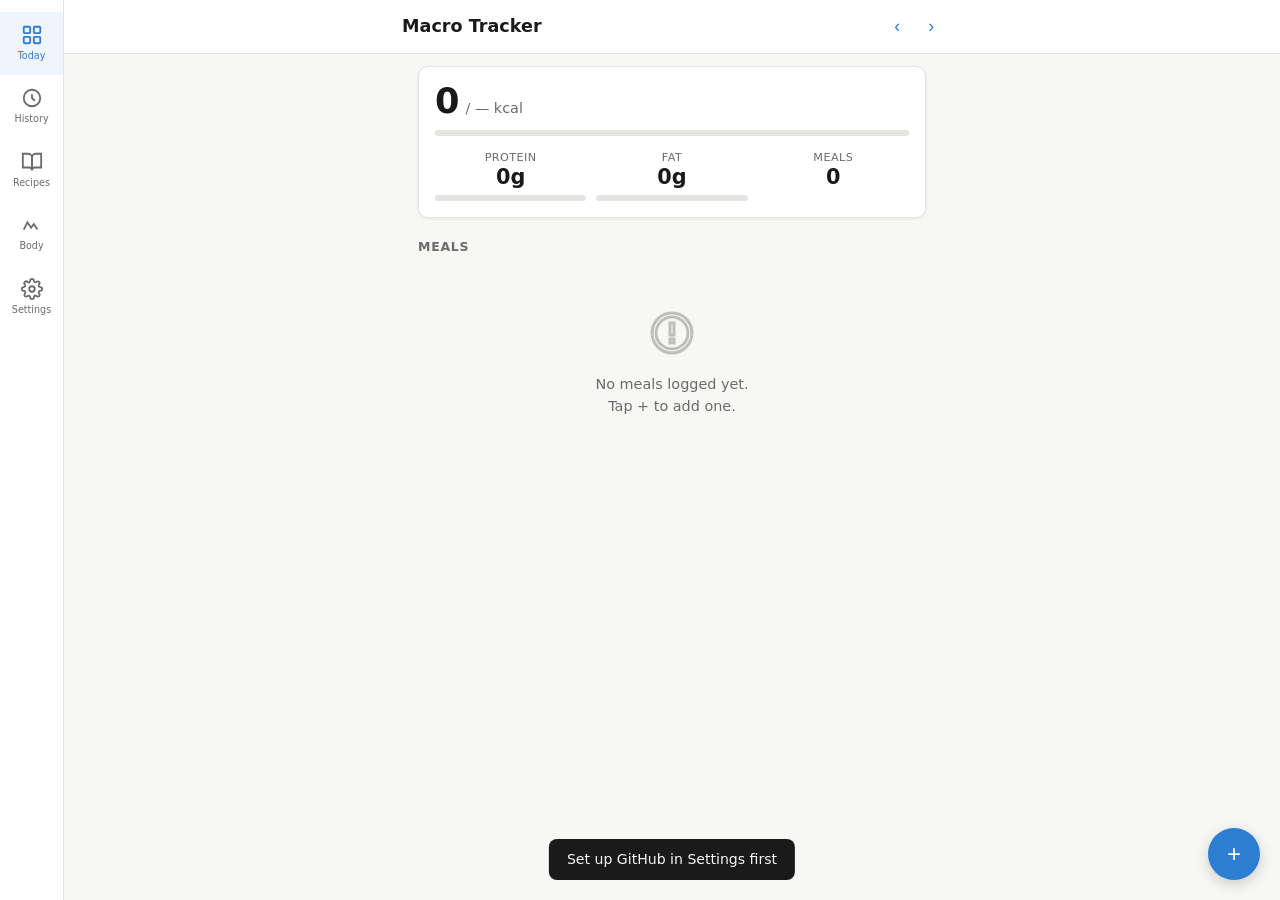
<file: index.html>
<!DOCTYPE html>
<html lang="en">
<head>
  <meta charset="UTF-8">
  <meta name="viewport" content="width=device-width, initial-scale=1, viewport-fit=cover">
  <title>Macro Tracker</title>
  <link rel="stylesheet" href="css/styles.css">
  <link rel="manifest" href="manifest.json">
  <meta name="theme-color" content="#2d7dd2">
  <meta name="apple-mobile-web-app-capable" content="yes">
  <meta name="apple-mobile-web-app-status-bar-style" content="default">
  <meta name="apple-mobile-web-app-title" content="Macros">
  <link rel="apple-touch-icon" href="icons/icon-192.png">
</head>
<body>

<div class="loading-overlay" id="loadingOverlay">
  <div class="spinner"></div> Loading…
</div>

<header>
  <div class="header-row">
    <h1>Macro Tracker</h1>
    <div class="date-nav">
      <button id="prevDay" aria-label="Previous day">&#8249;</button>
      <span class="date-label" id="dateLabel"></span>
      <button id="nextDay" aria-label="Next day" id="nextDay">&#8250;</button>
    </div>
  </div>
</header>

<main class="page">

  <!-- Summary card -->
  <div class="card" id="summaryCard">
    <div class="cal-row">
      <span class="cal-big" id="calConsumed">0</span>
      <span class="cal-target" id="calTarget">/ — kcal</span>
      <span class="cal-remain" id="calRemain"></span>
    </div>
    <div class="bar-wrap" style="margin-top:10px;">
      <div class="bar-fill ok" id="calBar" style="width:0%"></div>
    </div>
    <div class="macro-grid" style="margin-top:14px;">
      <div class="macro-cell">
        <div class="macro-label">Protein</div>
        <div class="macro-value" id="protVal">0g</div>
        <div class="macro-remain" id="protRemain"></div>
        <div class="bar-wrap"><div class="bar-fill ok" id="protBar" style="width:0%"></div></div>
      </div>
      <div class="macro-cell">
        <div class="macro-label">Fat</div>
        <div class="macro-value" id="fatVal">0g</div>
        <div class="macro-remain" id="fatRemain"></div>
        <div class="bar-wrap"><div class="bar-fill ok" id="fatBar" style="width:0%"></div></div>
      </div>
      <div class="macro-cell">
        <div class="macro-label">Meals</div>
        <div class="macro-value" id="mealCount" style="color:var(--text)">0</div>
        <div class="macro-remain" id="mealNote"></div>
      </div>
    </div>
  </div>

  <!-- Meal log -->
  <div class="section-title">Meals</div>
  <div class="meal-list" id="mealList">
    <div class="empty" id="emptyState">
      <svg viewBox="0 0 24 24" fill="none" stroke="currentColor" stroke-width="1.5"><path d="M12 2C6.48 2 2 6.48 2 12s4.48 10 10 10 10-4.48 10-10S17.52 2 12 2zm0 18c-4.41 0-8-3.59-8-8s3.59-8 8-8 8 3.59 8 8-3.59 8-8 8zm-1-13h2v6h-2zm0 8h2v2h-2z"/></svg>
      <p>No meals logged yet.<br>Tap + to add one.</p>
    </div>
  </div>

  <!-- Measurement card (shown if measurement exists for today) -->
  <div class="section-title" id="measSection" style="display:none">Body</div>
  <div class="card" id="measCard" style="display:none">
    <div class="meas-row" id="weightRow" style="display:none">
      <span class="meas-label">Weight</span>
      <span class="meas-value" id="weightVal">—</span>
    </div>
    <div class="meas-row" id="waistRow" style="display:none">
      <span class="meas-label">Waist</span>
      <span class="meas-value" id="waistVal">—</span>
    </div>
  </div>

</main>

<!-- FAB -->
<button class="fab" id="fabAdd" title="Add meal">+</button>

<!-- Bottom nav -->
<nav class="bottom-nav">
  <a href="index.html" class="active">
    <svg viewBox="0 0 24 24" fill="none" stroke="currentColor" stroke-width="2"><rect x="3" y="3" width="7" height="7" rx="1"/><rect x="14" y="3" width="7" height="7" rx="1"/><rect x="3" y="14" width="7" height="7" rx="1"/><rect x="14" y="14" width="7" height="7" rx="1"/></svg>
    Today
  </a>
  <a href="history.html">
    <svg viewBox="0 0 24 24" fill="none" stroke="currentColor" stroke-width="2"><path d="M12 8v4l3 3"/><circle cx="12" cy="12" r="9"/></svg>
    History
  </a>
  <a href="recipes.html">
    <svg viewBox="0 0 24 24" fill="none" stroke="currentColor" stroke-width="2"><path d="M2 3h6a4 4 0 0 1 4 4v14a3 3 0 0 0-3-3H2z"/><path d="M22 3h-6a4 4 0 0 0-4 4v14a3 3 0 0 1 3-3h7z"/></svg>
    Recipes
  </a>
  <a href="body.html">
    <svg viewBox="0 0 24 24" fill="none" stroke="currentColor" stroke-width="2"><path d="M3 17l4-8 4 6 3-4 4 6"/></svg>
    Body
  </a>
  <a href="settings.html">
    <svg viewBox="0 0 24 24" fill="none" stroke="currentColor" stroke-width="2"><circle cx="12" cy="12" r="3"/><path d="M19.4 15a1.65 1.65 0 0 0 .33 1.82l.06.06a2 2 0 1 1-2.83 2.83l-.06-.06a1.65 1.65 0 0 0-1.82-.33 1.65 1.65 0 0 0-1 1.51V21a2 2 0 0 1-4 0v-.09A1.65 1.65 0 0 0 9 19.4a1.65 1.65 0 0 0-1.82.33l-.06.06a2 2 0 1 1-2.83-2.83l.06-.06A1.65 1.65 0 0 0 4.68 15a1.65 1.65 0 0 0-1.51-1H3a2 2 0 0 1 0-4h.09A1.65 1.65 0 0 0 4.6 9a1.65 1.65 0 0 0-.33-1.82l-.06-.06a2 2 0 1 1 2.83-2.83l.06.06A1.65 1.65 0 0 0 9 4.68a1.65 1.65 0 0 0 1-1.51V3a2 2 0 0 1 4 0v.09a1.65 1.65 0 0 0 1 1.51 1.65 1.65 0 0 0 1.82-.33l.06-.06a2 2 0 1 1 2.83 2.83l-.06.06A1.65 1.65 0 0 0 19.4 9a1.65 1.65 0 0 0 1.51 1H21a2 2 0 0 1 0 4h-.09a1.65 1.65 0 0 0-1.51 1z"/></svg>
    Settings
  </a>
</nav>

<!-- Add / Edit Meal Modal -->
<div class="modal-backdrop hidden" id="mealModal">
  <div class="modal">
    <div class="modal-header">
      <h2 id="modalTitle">Add Meal</h2>
      <button class="btn-icon" id="modalClose" aria-label="Close">
        <svg width="20" height="20" viewBox="0 0 24 24" fill="none" stroke="currentColor" stroke-width="2"><line x1="18" y1="6" x2="6" y2="18"/><line x1="6" y1="6" x2="18" y2="18"/></svg>
      </button>
    </div>

    <!-- Source toggle (only shown when adding, not editing) -->
    <div id="sourceToggleWrap" style="margin-bottom:4px;">
      <div class="source-toggle">
        <button id="srcManual" class="active">Manual</button>
        <button id="srcRecipe">From Recipe</button>
      </div>
    </div>

    <!-- Recipe picker section (hidden in manual mode) -->
    <div id="recipeSection" style="display:none;">
      <div class="form-group">
        <label for="recipeSelect">Recipe</label>
        <select id="recipeSelect">
          <option value="">— choose a recipe —</option>
        </select>
      </div>
      <div class="form-group">
        <label for="mealPortionG">Portion size (g)</label>
        <input type="number" id="mealPortionG" placeholder="e.g. 200" min="1" step="1">
        <div class="hint" id="portionHint"></div>
      </div>
    </div>

    <div class="form-group">
      <label for="mealTime">Time of day</label>
      <select id="mealTime">
        <option value="breakfast">Breakfast</option>
        <option value="lunch" selected>Lunch</option>
        <option value="dinner">Dinner</option>
        <option value="snack">Snack</option>
      </select>
    </div>
    <div class="form-group">
      <label for="mealDesc">Description</label>
      <textarea id="mealDesc" placeholder="e.g. 200g pulao + 150g chicken curry" rows="2"></textarea>
    </div>
    <div class="form-group">
      <label>Macros</label>
      <div class="input-row">
        <div>
          <input type="number" id="mealCal" placeholder="kcal" min="0" max="9999">
          <div class="hint">Calories</div>
        </div>
        <div>
          <input type="number" id="mealProt" placeholder="g" min="0" max="999" step="0.1">
          <div class="hint">Protein (g)</div>
        </div>
        <div>
          <input type="number" id="mealFat" placeholder="g" min="0" max="999" step="0.1">
          <div class="hint">Fat (g)</div>
        </div>
      </div>
    </div>
    <div class="modal-actions">
      <button class="btn btn-secondary" id="modalCancel">Cancel</button>
      <button class="btn btn-primary" id="modalSave">Save</button>
    </div>
  </div>
</div>

<div class="toast" id="toast"></div>

<script src="js/auth.js"></script>
<script src="js/github-api.js"></script>
<script src="js/targets.js"></script>
<script>checkAuth();</script>
<script>
// ── State ──
let currentDate  = todayStr();
let logData      = null;    // { date, meals: [] }
let logSha       = null;
let targets      = null;    // { calories, protein_g, fat_g }
let editingId    = null;
let recipesCache = [];      // loaded once from recipes.json

function todayStr() {
  return new Date().toLocaleDateString('en-CA'); // YYYY-MM-DD
}

function fmtDate(d) {
  if (d === todayStr()) return 'Today';
  const dt = new Date(d + 'T12:00:00');
  return dt.toLocaleDateString('en-US', { weekday:'short', month:'short', day:'numeric' });
}

// ── Init ──
async function init() {
  if (!GH.isConfigured()) {
    document.getElementById('loadingOverlay').classList.add('hidden');
    showToast('Set up GitHub in Settings first', 4000);
    return;
  }
  renderDateNav();
  await Promise.all([loadPage(), loadRecipes()]);
}

async function loadRecipes() {
  try {
    const res = await GH.readJSON('recipes.json');
    recipesCache = res ? (res.data.recipes || []) : [];
  } catch { recipesCache = []; }
}

function renderDateNav() {
  document.getElementById('dateLabel').textContent = fmtDate(currentDate);
  document.getElementById('nextDay').disabled = currentDate >= todayStr();
}

async function loadPage() {
  document.getElementById('loadingOverlay').classList.remove('hidden');
  try {
    const [logRes, targRes, measRes] = await Promise.all([
      GH.readJSON(`logs/${currentDate}.json`),
      GH.readJSON('targets.json'),
      GH.readJSON(`measurements/${currentDate}.json`),
    ]);

    logData = logRes ? logRes.data : { date: currentDate, meals: [] };
    logSha  = logRes ? logRes.sha : null;
    targets = targRes ? targRes.data : null;

    renderSummary();
    renderMeals();
    renderMeasurement(measRes ? measRes.data : null);
  } catch (e) {
    showToast('Error loading: ' + e.message, 5000);
  }
  document.getElementById('loadingOverlay').classList.add('hidden');
}

// ── Render summary ──
function renderSummary() {
  const meals = logData?.meals || [];
  const totCal  = meals.reduce((s,m) => s + (m.calories || 0), 0);
  const totProt = meals.reduce((s,m) => s + (m.protein_g || 0), 0);
  const totFat  = meals.reduce((s,m) => s + (m.fat_g || 0), 0);

  const tCal  = targets?.calories  || 0;
  const tProt = targets?.protein_g || 0;
  const tFat  = targets?.fat_g     || 0;

  document.getElementById('calConsumed').textContent = Math.round(totCal);
  document.getElementById('calTarget').textContent = tCal ? `/ ${tCal} kcal` : '/ — kcal';

  if (tCal) {
    const rem = tCal - totCal;
    const cls = statusClass(totCal, tCal);
    document.getElementById('calRemain').textContent = rem >= 0 ? `${Math.round(rem)} left` : `${Math.abs(Math.round(rem))} over`;
    document.getElementById('calRemain').className = `cal-remain ${cls}`;
    setBar('calBar', pct(totCal, tCal), cls);
  }

  setMacro('prot', totProt, tProt, 'g');
  setMacro('fat',  totFat,  tFat,  'g');

  document.getElementById('mealCount').textContent = meals.length;
  document.getElementById('mealNote').textContent  = meals.length === 1 ? 'meal' : 'meals';
}

function setMacro(key, val, target, unit) {
  const cls = target ? statusClass(val, target) : 'ok';
  document.getElementById(`${key}Val`).textContent = Math.round(val * 10) / 10 + unit;
  document.getElementById(`${key}Val`).className = `macro-value ${cls}`;
  if (target) {
    const rem = target - val;
    document.getElementById(`${key}Remain`).textContent = rem >= 0 ? `${Math.round(rem)}${unit} left` : `${Math.abs(Math.round(rem))}${unit} over`;
    setBar(`${key}Bar`, pct(val, target), cls);
  }
}

function setBar(id, percent, cls) {
  const el = document.getElementById(id);
  el.style.width = percent + '%';
  el.className = `bar-fill ${cls}`;
}

// ── Render meals ──
function renderMeals() {
  const list = document.getElementById('mealList');
  const meals = logData?.meals || [];
  document.getElementById('emptyState').style.display = meals.length ? 'none' : '';

  // Remove old meal items
  list.querySelectorAll('.meal-item').forEach(el => el.remove());

  meals.forEach(meal => {
    const div = document.createElement('div');
    div.className = 'meal-item';
    div.dataset.id = meal.id;
    div.innerHTML = `
      <div class="meal-info">
        <div class="meal-time">${meal.time || ''}</div>
        <div class="meal-desc">${escHtml(meal.description || '')}</div>
        <div class="meal-macros">
          <span>${meal.calories || 0} kcal</span>
          <span>${meal.protein_g || 0}g protein</span>
          <span>${meal.fat_g || 0}g fat</span>
        </div>
      </div>
      <div class="meal-actions">
        <button class="btn-icon edit-btn" data-id="${meal.id}" aria-label="Edit">
          <svg width="16" height="16" viewBox="0 0 24 24" fill="none" stroke="currentColor" stroke-width="2"><path d="M11 4H4a2 2 0 0 0-2 2v14a2 2 0 0 0 2 2h14a2 2 0 0 0 2-2v-7"/><path d="M18.5 2.5a2.121 2.121 0 0 1 3 3L12 15l-4 1 1-4 9.5-9.5z"/></svg>
        </button>
        <button class="btn-icon del del-btn" data-id="${meal.id}" aria-label="Delete">
          <svg width="16" height="16" viewBox="0 0 24 24" fill="none" stroke="currentColor" stroke-width="2"><polyline points="3 6 5 6 21 6"/><path d="M19 6l-1 14a2 2 0 0 1-2 2H8a2 2 0 0 1-2-2L5 6"/><path d="M10 11v6"/><path d="M14 11v6"/><path d="M9 6V4a1 1 0 0 1 1-1h4a1 1 0 0 1 1 1v2"/></svg>
        </button>
      </div>`;
    list.appendChild(div);
  });

  list.querySelectorAll('.edit-btn').forEach(btn => btn.addEventListener('click', () => openEdit(btn.dataset.id)));
  list.querySelectorAll('.del-btn').forEach(btn => btn.addEventListener('click', () => deleteMeal(btn.dataset.id)));
}

function renderMeasurement(meas) {
  const hasWeight = meas?.weight_kg != null;
  const hasWaist  = meas?.waist_cm  != null;
  const show = hasWeight || hasWaist;
  document.getElementById('measSection').style.display = show ? '' : 'none';
  document.getElementById('measCard').style.display    = show ? '' : 'none';
  if (show) {
    document.getElementById('weightRow').style.display = hasWeight ? '' : 'none';
    document.getElementById('waistRow').style.display  = hasWaist  ? '' : 'none';
    if (hasWeight) document.getElementById('weightVal').textContent = meas.weight_kg + ' kg';
    if (hasWaist)  document.getElementById('waistVal').textContent  = meas.waist_cm  + ' cm';
  }
}

// ── Modal ──
function switchSource(mode) {
  const isRecipe = mode === 'recipe';
  document.getElementById('recipeSection').style.display = isRecipe ? '' : 'none';
  document.getElementById('srcManual').classList.toggle('active', !isRecipe);
  document.getElementById('srcRecipe').classList.toggle('active', isRecipe);
  if (!isRecipe) {
    document.getElementById('recipeSelect').value    = '';
    document.getElementById('mealPortionG').value    = '';
    document.getElementById('portionHint').textContent = '';
  }
}

function populateRecipeSelect() {
  const sel = document.getElementById('recipeSelect');
  sel.innerHTML = '<option value="">— choose a recipe —</option>';
  recipesCache.forEach(r => {
    const opt = document.createElement('option');
    opt.value = r.id;
    opt.textContent = r.name;
    sel.appendChild(opt);
  });
}

function calcFromRecipe() {
  const sel     = document.getElementById('recipeSelect');
  const portionG = parseFloat(document.getElementById('mealPortionG').value);
  if (!sel.value || !(portionG > 0)) return;
  const r = recipesCache.find(r => r.id === sel.value);
  if (!r) return;
  const ratio = portionG / r.total_g;
  document.getElementById('mealCal').value  = Math.round(r.calories  * ratio);
  document.getElementById('mealProt').value = Math.round(r.protein_g * ratio * 10) / 10;
  document.getElementById('mealFat').value  = Math.round(r.fat_g     * ratio * 10) / 10;
  document.getElementById('mealDesc').value = `${r.name} (${portionG}g)`;
  document.getElementById('portionHint').textContent =
    `From recipe: ${r.total_g}g batch · ${Math.round(r.calories/r.total_g*100)} kcal/100g`;
}

function openAdd() {
  editingId = null;
  document.getElementById('modalTitle').textContent = 'Add Meal';
  document.getElementById('sourceToggleWrap').style.display = '';
  switchSource('manual');
  populateRecipeSelect();
  document.getElementById('mealTime').value = 'lunch';
  document.getElementById('mealDesc').value = '';
  document.getElementById('mealCal').value  = '';
  document.getElementById('mealProt').value = '';
  document.getElementById('mealFat').value  = '';
  document.getElementById('mealModal').classList.remove('hidden');
  document.getElementById('mealDesc').focus();
}

function openEdit(id) {
  const meal = (logData?.meals || []).find(m => m.id === id);
  if (!meal) return;
  editingId = id;
  document.getElementById('modalTitle').textContent = 'Edit Meal';
  document.getElementById('sourceToggleWrap').style.display = 'none';
  document.getElementById('recipeSection').style.display    = 'none';
  document.getElementById('mealTime').value = meal.time || 'lunch';
  document.getElementById('mealDesc').value = meal.description || '';
  document.getElementById('mealCal').value  = meal.calories  ?? '';
  document.getElementById('mealProt').value = meal.protein_g ?? '';
  document.getElementById('mealFat').value  = meal.fat_g     ?? '';
  document.getElementById('mealModal').classList.remove('hidden');
}

function closeModal() {
  document.getElementById('mealModal').classList.add('hidden');
  editingId = null;
}

async function saveMeal() {
  const desc = document.getElementById('mealDesc').value.trim();
  const cal  = parseFloat(document.getElementById('mealCal').value)  || 0;
  const prot = parseFloat(document.getElementById('mealProt').value) || 0;
  const fat  = parseFloat(document.getElementById('mealFat').value)  || 0;
  if (!desc) { showToast('Enter a description'); return; }

  document.getElementById('modalSave').disabled = true;
  document.getElementById('modalSave').textContent = 'Saving…';

  try {
    if (!logData) logData = { date: currentDate, meals: [] };
    if (editingId) {
      const idx = logData.meals.findIndex(m => m.id === editingId);
      if (idx !== -1) {
        logData.meals[idx] = { ...logData.meals[idx], time: document.getElementById('mealTime').value, description: desc, calories: cal, protein_g: prot, fat_g: fat };
      }
    } else {
      const id = 'm' + Date.now();
      logData.meals.push({ id, time: document.getElementById('mealTime').value, description: desc, calories: cal, protein_g: prot, fat_g: fat, estimate: false });
    }

    const res = await GH.writeJSON(`logs/${currentDate}.json`, logData, logSha, editingId ? 'edit meal entry' : 'add meal entry');
    logSha = res.content.sha;

    renderSummary();
    renderMeals();
    closeModal();
    showToast(editingId ? 'Meal updated' : 'Meal added');
  } catch (e) {
    showToast('Save failed: ' + e.message, 5000);
  }
  document.getElementById('modalSave').disabled = false;
  document.getElementById('modalSave').textContent = 'Save';
}

async function deleteMeal(id) {
  if (!confirm('Delete this meal?')) return;
  logData.meals = logData.meals.filter(m => m.id !== id);
  try {
    const res = await GH.writeJSON(`logs/${currentDate}.json`, logData, logSha, 'delete meal entry');
    logSha = res.content.sha;
    renderSummary();
    renderMeals();
    showToast('Meal deleted');
  } catch (e) {
    showToast('Delete failed: ' + e.message, 4000);
  }
}

// ── Date navigation ──
document.getElementById('prevDay').addEventListener('click', () => {
  const d = new Date(currentDate + 'T12:00:00');
  d.setDate(d.getDate() - 1);
  currentDate = d.toLocaleDateString('en-CA');
  renderDateNav();
  loadPage();
});
document.getElementById('nextDay').addEventListener('click', () => {
  if (currentDate >= todayStr()) return;
  const d = new Date(currentDate + 'T12:00:00');
  d.setDate(d.getDate() + 1);
  currentDate = d.toLocaleDateString('en-CA');
  renderDateNav();
  loadPage();
});

// ── Helpers ──
function escHtml(s) {
  return s.replace(/&/g,'&amp;').replace(/</g,'&lt;').replace(/>/g,'&gt;').replace(/"/g,'&quot;');
}

let toastTimer;
function showToast(msg, dur = 2500) {
  const t = document.getElementById('toast');
  t.textContent = msg;
  t.classList.add('show');
  clearTimeout(toastTimer);
  toastTimer = setTimeout(() => t.classList.remove('show'), dur);
}

// ── Wire up events ──
document.getElementById('fabAdd').addEventListener('click', openAdd);
document.getElementById('modalClose').addEventListener('click', closeModal);
document.getElementById('modalCancel').addEventListener('click', closeModal);
document.getElementById('modalSave').addEventListener('click', saveMeal);
document.getElementById('mealModal').addEventListener('click', e => { if (e.target === document.getElementById('mealModal')) closeModal(); });

document.getElementById('srcManual').addEventListener('click', () => switchSource('manual'));
document.getElementById('srcRecipe').addEventListener('click', () => switchSource('recipe'));

document.getElementById('recipeSelect').addEventListener('change', () => {
  if (document.getElementById('recipeSelect').value && !document.getElementById('mealPortionG').value) {
    document.getElementById('mealPortionG').value = 100;
  }
  calcFromRecipe();
});
document.getElementById('mealPortionG').addEventListener('input', calcFromRecipe);

init();
</script>
</body>
</html>
</file>
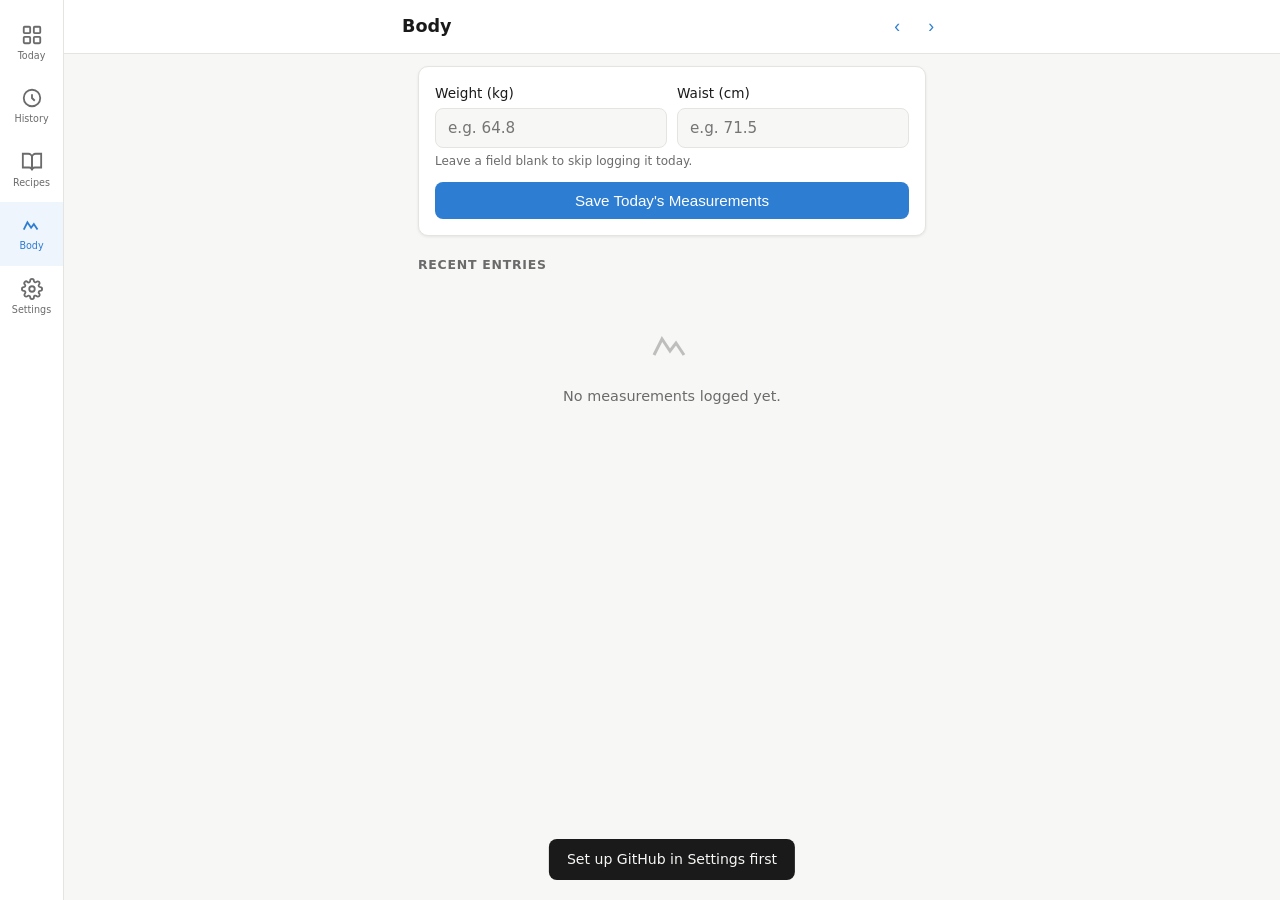
<file: body.html>
<!DOCTYPE html>
<html lang="en">
<head>
  <meta charset="UTF-8">
  <meta name="viewport" content="width=device-width, initial-scale=1, viewport-fit=cover">
  <title>Body — Macro Tracker</title>
  <link rel="stylesheet" href="css/styles.css">
  <link rel="manifest" href="manifest.json">
  <meta name="theme-color" content="#2d7dd2">
  <meta name="apple-mobile-web-app-capable" content="yes">
</head>
<body>

<div class="loading-overlay" id="loadingOverlay">
  <div class="spinner"></div> Loading…
</div>

<header>
  <div class="header-row">
    <h1>Body</h1>
    <div class="date-nav">
      <button id="prevDay">&#8249;</button>
      <span class="date-label" id="dateLabel"></span>
      <button id="nextDay">&#8250;</button>
    </div>
  </div>
</header>

<main class="page">

  <!-- Log form -->
  <div class="card">
    <div class="input-row-2">
      <div class="form-group" style="margin-top:0">
        <label for="weightInput">Weight (kg)</label>
        <input type="number" id="weightInput" placeholder="e.g. 64.8" min="30" max="300" step="0.1">
      </div>
      <div class="form-group" style="margin-top:0">
        <label for="waistInput">Waist (cm)</label>
        <input type="number" id="waistInput" placeholder="e.g. 71.5" min="40" max="200" step="0.1">
      </div>
    </div>
    <div class="hint" style="margin-bottom:12px;">Leave a field blank to skip logging it today.</div>
    <button class="btn btn-primary btn-full" id="saveMeas">Save Today's Measurements</button>
  </div>

  <!-- Recent measurements -->
  <div class="section-title">Recent entries</div>
  <div id="measList">
    <div class="empty" id="emptyState">
      <svg viewBox="0 0 24 24" fill="none" stroke="currentColor" stroke-width="1.5"><path d="M3 17l4-8 4 6 3-4 4 6"/></svg>
      <p>No measurements logged yet.</p>
    </div>
  </div>

</main>

<nav class="bottom-nav">
  <a href="index.html">
    <svg viewBox="0 0 24 24" fill="none" stroke="currentColor" stroke-width="2"><rect x="3" y="3" width="7" height="7" rx="1"/><rect x="14" y="3" width="7" height="7" rx="1"/><rect x="3" y="14" width="7" height="7" rx="1"/><rect x="14" y="14" width="7" height="7" rx="1"/></svg>
    Today
  </a>
  <a href="history.html">
    <svg viewBox="0 0 24 24" fill="none" stroke="currentColor" stroke-width="2"><path d="M12 8v4l3 3"/><circle cx="12" cy="12" r="9"/></svg>
    History
  </a>
  <a href="recipes.html">
    <svg viewBox="0 0 24 24" fill="none" stroke="currentColor" stroke-width="2"><path d="M2 3h6a4 4 0 0 1 4 4v14a3 3 0 0 0-3-3H2z"/><path d="M22 3h-6a4 4 0 0 0-4 4v14a3 3 0 0 1 3-3h7z"/></svg>
    Recipes
  </a>
  <a href="body.html" class="active">
    <svg viewBox="0 0 24 24" fill="none" stroke="currentColor" stroke-width="2"><path d="M3 17l4-8 4 6 3-4 4 6"/></svg>
    Body
  </a>
  <a href="settings.html">
    <svg viewBox="0 0 24 24" fill="none" stroke="currentColor" stroke-width="2"><circle cx="12" cy="12" r="3"/><path d="M19.4 15a1.65 1.65 0 0 0 .33 1.82l.06.06a2 2 0 1 1-2.83 2.83l-.06-.06a1.65 1.65 0 0 0-1.82-.33 1.65 1.65 0 0 0-1 1.51V21a2 2 0 0 1-4 0v-.09A1.65 1.65 0 0 0 9 19.4a1.65 1.65 0 0 0-1.82.33l-.06.06a2 2 0 1 1-2.83-2.83l.06-.06A1.65 1.65 0 0 0 4.68 15a1.65 1.65 0 0 0-1.51-1H3a2 2 0 0 1 0-4h.09A1.65 1.65 0 0 0 4.6 9a1.65 1.65 0 0 0-.33-1.82l-.06-.06a2 2 0 1 1 2.83-2.83l.06.06A1.65 1.65 0 0 0 9 4.68a1.65 1.65 0 0 0 1-1.51V3a2 2 0 0 1 4 0v.09a1.65 1.65 0 0 0 1 1.51 1.65 1.65 0 0 0 1.82-.33l.06-.06a2 2 0 1 1 2.83 2.83l-.06.06A1.65 1.65 0 0 0 19.4 9a1.65 1.65 0 0 0 1.51 1H21a2 2 0 0 1 0 4h-.09a1.65 1.65 0 0 0-1.51 1z"/></svg>
    Settings
  </a>
</nav>

<div class="toast" id="toast"></div>

<script src="js/auth.js"></script>
<script src="js/github-api.js"></script>
<script>
let currentDate = todayStr();
let currentSha  = null;
let recentData  = [];   // array of { date, data }

function todayStr() { return new Date().toLocaleDateString('en-CA'); }

function fmtDate(d) {
  if (d === todayStr()) return 'Today';
  const dt = new Date(d + 'T12:00:00');
  return dt.toLocaleDateString('en-US', { weekday:'short', month:'short', day:'numeric' });
}

async function init() {
  if (!GH.isConfigured()) {
    document.getElementById('loadingOverlay').classList.add('hidden');
    showToast('Set up GitHub in Settings first', 4000);
    return;
  }
  renderDateNav();
  await loadAll();
}

function renderDateNav() {
  document.getElementById('dateLabel').textContent = fmtDate(currentDate);
  document.getElementById('nextDay').disabled = currentDate >= todayStr();
}

async function loadAll() {
  document.getElementById('loadingOverlay').classList.remove('hidden');
  try {
    // Load current date measurement
    const res = await GH.readJSON(`measurements/${currentDate}.json`);
    currentSha = res?.sha || null;
    if (res) {
      document.getElementById('weightInput').value = res.data.weight_kg ?? '';
      document.getElementById('waistInput').value  = res.data.waist_cm  ?? '';
    } else {
      document.getElementById('weightInput').value = '';
      document.getElementById('waistInput').value  = '';
    }

    // Load recent 14 days for the list
    const days = [];
    const today = new Date();
    for (let i = 0; i < 14; i++) {
      const d = new Date(today);
      d.setDate(d.getDate() - i);
      days.push(d.toLocaleDateString('en-CA'));
    }
    const results = await Promise.all(days.map(d => GH.readJSON(`measurements/${d}.json`).catch(() => null)));
    recentData = results
      .map((r, i) => r ? { date: days[i], data: r.data } : null)
      .filter(Boolean);

    renderList();
  } catch (e) {
    showToast('Error: ' + e.message, 5000);
  }
  document.getElementById('loadingOverlay').classList.add('hidden');
}

function renderList() {
  const list = document.getElementById('measList');
  list.querySelectorAll('.meas-entry').forEach(el => el.remove());
  document.getElementById('emptyState').style.display = recentData.length ? 'none' : '';

  recentData.forEach(({ date, data }) => {
    const div = document.createElement('div');
    div.className = 'card meas-entry';
    div.style.marginTop = '8px';
    let html = `<div style="font-weight:600; margin-bottom:8px;">${fmtDate(date)}</div>`;
    if (data.weight_kg != null) html += `<div class="meas-row"><span class="meas-label">Weight</span><span class="meas-value">${data.weight_kg} kg</span></div>`;
    if (data.waist_cm  != null) html += `<div class="meas-row"><span class="meas-label">Waist</span><span class="meas-value">${data.waist_cm} cm</span></div>`;
    div.innerHTML = html;
    list.appendChild(div);
  });
}

document.getElementById('prevDay').addEventListener('click', () => {
  const d = new Date(currentDate + 'T12:00:00');
  d.setDate(d.getDate() - 1);
  currentDate = d.toLocaleDateString('en-CA');
  currentSha = null;
  renderDateNav();
  loadAll();
});
document.getElementById('nextDay').addEventListener('click', () => {
  if (currentDate >= todayStr()) return;
  const d = new Date(currentDate + 'T12:00:00');
  d.setDate(d.getDate() + 1);
  currentDate = d.toLocaleDateString('en-CA');
  currentSha = null;
  renderDateNav();
  loadAll();
});

document.getElementById('saveMeas').addEventListener('click', async () => {
  const weight = parseFloat(document.getElementById('weightInput').value);
  const waist  = parseFloat(document.getElementById('waistInput').value);
  if (!weight && !waist) { showToast('Enter at least one measurement'); return; }

  const btn = document.getElementById('saveMeas');
  btn.disabled = true; btn.textContent = 'Saving…';

  try {
    const obj = { date: currentDate };
    if (!isNaN(weight) && weight) obj.weight_kg = weight;
    if (!isNaN(waist)  && waist)  obj.waist_cm  = waist;
    const res = await GH.writeJSON(`measurements/${currentDate}.json`, obj, currentSha, 'log body measurement');
    currentSha = res.content.sha;
    showToast('Saved');
    await loadAll();
  } catch (e) {
    showToast('Save failed: ' + e.message, 5000);
  }
  btn.disabled = false; btn.textContent = 'Save Today\'s Measurements';
});

let toastTimer;
function showToast(msg, dur = 2500) {
  const t = document.getElementById('toast');
  t.textContent = msg;
  t.classList.add('show');
  clearTimeout(toastTimer);
  toastTimer = setTimeout(() => t.classList.remove('show'), dur);
}

init();
</script>
</body>
</html>
</file>
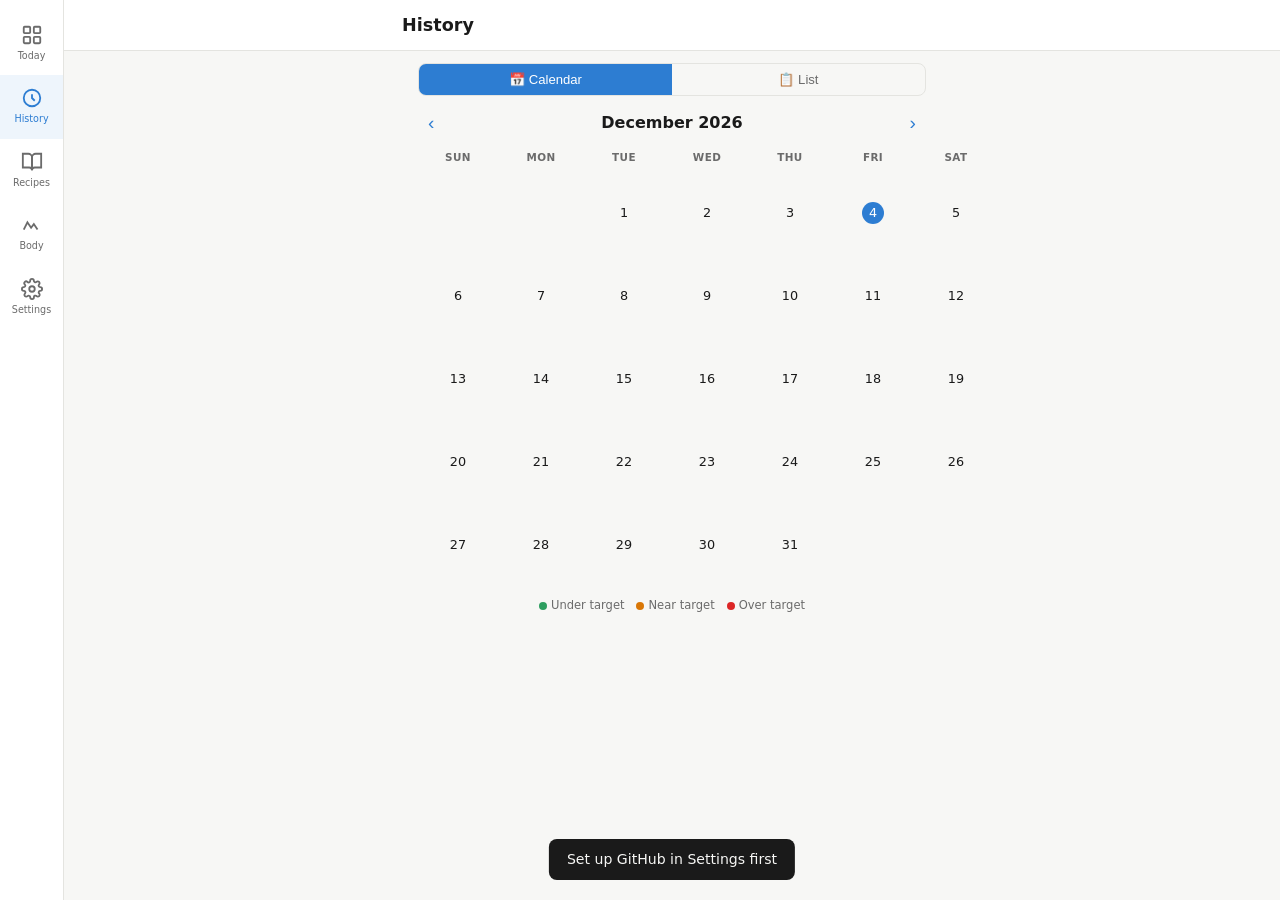
<file: history.html>
<!DOCTYPE html>
<html lang="en">
<head>
  <meta charset="UTF-8">
  <meta name="viewport" content="width=device-width, initial-scale=1, viewport-fit=cover">
  <title>History — Macro Tracker</title>
  <link rel="stylesheet" href="css/styles.css">
  <link rel="manifest" href="manifest.json">
  <meta name="theme-color" content="#2d7dd2">
  <meta name="apple-mobile-web-app-capable" content="yes">
  <style>
    /* ── Calendar ── */
    .cal-nav { display:flex; align-items:center; justify-content:space-between; margin:12px 0 8px; }
    .cal-nav h2 { font-size:1rem; font-weight:600; }
    .cal-nav button { background:none; border:none; color:var(--accent); cursor:pointer; font-size:1.2rem; padding:4px 10px; border-radius:6px; }
    .cal-nav button:hover { background:var(--border); }

    .cal-grid {
      display:grid; grid-template-columns:repeat(7,1fr);
      gap:3px; margin-bottom:12px;
    }
    .cal-dow {
      text-align:center; font-size:.65rem; font-weight:600;
      text-transform:uppercase; letter-spacing:.04em;
      color:var(--muted); padding:4px 0;
    }
    .cal-cell {
      aspect-ratio:1; border-radius:8px;
      display:flex; flex-direction:column; align-items:center; justify-content:center;
      cursor:pointer; position:relative; gap:1px;
      transition:background .15s;
      min-height:40px;
    }
    .cal-cell:hover { background:var(--border); }
    .cal-cell.empty { cursor:default; }
    .cal-cell.empty:hover { background:none; }
    .cal-cell.today .cal-num { background:var(--accent); color:#fff; border-radius:50%; width:22px; height:22px; display:flex; align-items:center; justify-content:center; }
    .cal-num { font-size:.8rem; font-weight:500; line-height:1; }
    .cal-dot {
      width:5px; height:5px; border-radius:50%;
    }
    .cal-dot.ok   { background:var(--bar-ok); }
    .cal-dot.near { background:var(--bar-near); }
    .cal-dot.over { background:var(--bar-over); }
    .cal-kcal { font-size:.55rem; color:var(--muted); line-height:1; }

    /* Legend */
    .cal-legend { display:flex; gap:12px; justify-content:center; margin-bottom:14px; flex-wrap:wrap; }
    .cal-legend-item { display:flex; align-items:center; gap:4px; font-size:.72rem; color:var(--muted); }
    .cal-legend-dot { width:8px; height:8px; border-radius:50%; }

    /* View toggle */
    .view-toggle { display:flex; gap:0; border:1px solid var(--border); border-radius:8px; overflow:hidden; margin:12px 0; }
    .view-toggle button {
      flex:1; padding:8px; background:none; border:none; cursor:pointer;
      font-size:.82rem; color:var(--muted); transition:background .15s, color .15s;
    }
    .view-toggle button.active { background:var(--accent); color:#fff; }
  </style>
</head>
<body>

<div class="loading-overlay" id="loadingOverlay">
  <div class="spinner"></div> Loading…
</div>

<header>
  <div class="header-row">
    <h1>History</h1>
  </div>
</header>

<main class="page">

  <!-- View toggle -->
  <div class="view-toggle">
    <button id="btnCal" class="active">📅 Calendar</button>
    <button id="btnList">📋 List</button>
  </div>

  <!-- Calendar view -->
  <div id="calView">
    <div class="cal-nav">
      <button id="calPrev">&#8249;</button>
      <h2 id="calMonthLabel"></h2>
      <button id="calNext">&#8250;</button>
    </div>
    <div class="cal-grid" id="calGrid"></div>
    <div class="cal-legend">
      <div class="cal-legend-item"><div class="cal-legend-dot" style="background:var(--bar-ok)"></div> Under target</div>
      <div class="cal-legend-item"><div class="cal-legend-dot" style="background:var(--bar-near)"></div> Near target</div>
      <div class="cal-legend-item"><div class="cal-legend-dot" style="background:var(--bar-over)"></div> Over target</div>
    </div>
  </div>

  <!-- List view -->
  <div id="listView" style="display:none;">
    <div id="historyList">
      <div class="empty" id="emptyState">
        <svg viewBox="0 0 24 24" fill="none" stroke="currentColor" stroke-width="1.5"><path d="M12 8v4l3 3"/><circle cx="12" cy="12" r="9"/></svg>
        <p>No history yet — log some meals first.</p>
      </div>
    </div>
    <div style="text-align:center; margin-top:16px;">
      <button class="btn btn-secondary" id="loadMoreBtn" style="display:none;">Load more</button>
    </div>
  </div>

</main>

<!-- Day detail modal -->
<div class="modal-backdrop hidden" id="dayModal">
  <div class="modal">
    <div class="modal-header">
      <h2 id="dayModalTitle">—</h2>
      <button class="btn-icon" id="dayModalClose">
        <svg width="20" height="20" viewBox="0 0 24 24" fill="none" stroke="currentColor" stroke-width="2"><line x1="18" y1="6" x2="6" y2="18"/><line x1="6" y1="6" x2="18" y2="18"/></svg>
      </button>
    </div>
    <div id="dayModalContent"></div>
  </div>
</div>

<nav class="bottom-nav">
  <a href="index.html">
    <svg viewBox="0 0 24 24" fill="none" stroke="currentColor" stroke-width="2"><rect x="3" y="3" width="7" height="7" rx="1"/><rect x="14" y="3" width="7" height="7" rx="1"/><rect x="3" y="14" width="7" height="7" rx="1"/><rect x="14" y="14" width="7" height="7" rx="1"/></svg>
    Today
  </a>
  <a href="history.html" class="active">
    <svg viewBox="0 0 24 24" fill="none" stroke="currentColor" stroke-width="2"><path d="M12 8v4l3 3"/><circle cx="12" cy="12" r="9"/></svg>
    History
  </a>
  <a href="recipes.html">
    <svg viewBox="0 0 24 24" fill="none" stroke="currentColor" stroke-width="2"><path d="M2 3h6a4 4 0 0 1 4 4v14a3 3 0 0 0-3-3H2z"/><path d="M22 3h-6a4 4 0 0 0-4 4v14a3 3 0 0 1 3-3h7z"/></svg>
    Recipes
  </a>
  <a href="body.html">
    <svg viewBox="0 0 24 24" fill="none" stroke="currentColor" stroke-width="2"><path d="M3 17l4-8 4 6 3-4 4 6"/></svg>
    Body
  </a>
  <a href="settings.html">
    <svg viewBox="0 0 24 24" fill="none" stroke="currentColor" stroke-width="2"><circle cx="12" cy="12" r="3"/><path d="M19.4 15a1.65 1.65 0 0 0 .33 1.82l.06.06a2 2 0 1 1-2.83 2.83l-.06-.06a1.65 1.65 0 0 0-1.82-.33 1.65 1.65 0 0 0-1 1.51V21a2 2 0 0 1-4 0v-.09A1.65 1.65 0 0 0 9 19.4a1.65 1.65 0 0 0-1.82.33l-.06.06a2 2 0 1 1-2.83-2.83l.06-.06A1.65 1.65 0 0 0 4.68 15a1.65 1.65 0 0 0-1.51-1H3a2 2 0 0 1 0-4h.09A1.65 1.65 0 0 0 4.6 9a1.65 1.65 0 0 0-.33-1.82l-.06-.06a2 2 0 1 1 2.83-2.83l.06.06A1.65 1.65 0 0 0 9 4.68a1.65 1.65 0 0 0 1-1.51V3a2 2 0 0 1 4 0v.09a1.65 1.65 0 0 0 1 1.51 1.65 1.65 0 0 0 1.82-.33l.06-.06a2 2 0 1 1 2.83 2.83l-.06.06A1.65 1.65 0 0 0 19.4 9a1.65 1.65 0 0 0 1.51 1H21a2 2 0 0 1 0 4h-.09a1.65 1.65 0 0 0-1.51 1z"/></svg>
    Settings
  </a>
</nav>

<div class="toast" id="toast"></div>

<script src="js/auth.js"></script>
<script src="js/github-api.js"></script>
<script src="js/targets.js"></script>
<script>checkAuth();</script>
<script>
// ── Shared state ──
let allDates  = [];
let loadedCount = 0;
let targets   = null;
let dayCache  = {};   // date -> log data
let calYear, calMonth;  // currently displayed calendar month

const PAGE_SIZE = 30;
const DAYS = ['Sun','Mon','Tue','Wed','Thu','Fri','Sat'];

function todayStr() { return new Date().toLocaleDateString('en-CA'); }

function fmtDateLong(d) {
  if (d === todayStr()) return 'Today';
  const dt = new Date(d + 'T12:00:00');
  return dt.toLocaleDateString('en-US', { weekday:'short', month:'long', day:'numeric', year:'numeric' });
}

// ── Init ──
async function init() {
  const today = new Date();
  calYear  = today.getFullYear();
  calMonth = today.getMonth();

  // Always render the calendar shell with current month dates
  renderCalendar();

  if (!GH.isConfigured()) {
    document.getElementById('loadingOverlay').classList.add('hidden');
    showToast('Set up GitHub in Settings first', 4000);
    return;
  }
  try {
    const [files, targRes] = await Promise.all([
      GH.listDir('logs'),
      GH.readJSON('targets.json'),
    ]);
    targets = targRes?.data || null;
    allDates = files
      .filter(f => f.name.endsWith('.json'))
      .map(f => f.name.replace('.json',''))
      .sort((a,b) => b.localeCompare(a));

    // Load data for current month and re-render with dots
    await loadMonthData(calYear, calMonth);
    renderCalendar();

    document.getElementById('emptyState').style.display = allDates.length ? 'none' : '';
  } catch (e) {
    showToast('Error: ' + e.message, 5000);
  }
  document.getElementById('loadingOverlay').classList.add('hidden');
}

// ── Load a month's data into dayCache ──
async function loadMonthData(year, month) {
  const prefix = `${year}-${String(month + 1).padStart(2,'0')}`;
  const needed = allDates.filter(d => d.startsWith(prefix) && !dayCache[d]);
  if (!needed.length) return;
  const results = await Promise.all(needed.map(d => GH.readJSON(`logs/${d}.json`).catch(() => null)));
  results.forEach((res, i) => { if (res) dayCache[needed[i]] = res.data; });
}

// ── Calendar rendering ──
function renderCalendar() {
  const label = new Date(calYear, calMonth, 1)
    .toLocaleDateString('en-US', { month:'long', year:'numeric' });
  document.getElementById('calMonthLabel').textContent = label;

  const grid = document.getElementById('calGrid');
  grid.innerHTML = '';

  // Day-of-week headers
  DAYS.forEach(d => {
    const el = document.createElement('div');
    el.className = 'cal-dow';
    el.textContent = d;
    grid.appendChild(el);
  });

  const firstDay = new Date(calYear, calMonth, 1).getDay(); // 0=Sun
  const daysInMonth = new Date(calYear, calMonth + 1, 0).getDate();
  const today = todayStr();

  // Empty leading cells
  for (let i = 0; i < firstDay; i++) {
    const el = document.createElement('div');
    el.className = 'cal-cell empty';
    grid.appendChild(el);
  }

  for (let d = 1; d <= daysInMonth; d++) {
    const dateStr = `${calYear}-${String(calMonth+1).padStart(2,'0')}-${String(d).padStart(2,'0')}`;
    const log = dayCache[dateStr];
    const isToday = dateStr === today;
    const hasData = !!log;

    const cell = document.createElement('div');
    cell.className = 'cal-cell' + (isToday ? ' today' : '') + (hasData ? '' : ' no-data');

    let dot = '', kcalLabel = '';
    if (hasData) {
      const meals = log.meals || [];
      const totCal = meals.reduce((s,m) => s + (m.calories || 0), 0);
      const cls = targets?.calories ? statusClass(totCal, targets.calories) : 'ok';
      dot = `<div class="cal-dot ${cls}"></div>`;
      kcalLabel = `<div class="cal-kcal">${totCal >= 1000 ? (totCal/1000).toFixed(1)+'k' : Math.round(totCal)}</div>`;
      cell.addEventListener('click', () => openDay(dateStr));
    }

    cell.innerHTML = `<div class="cal-num">${d}</div>${dot}${kcalLabel}`;
    grid.appendChild(cell);
  }
}

// ── Calendar navigation ──
document.getElementById('calPrev').addEventListener('click', async () => {
  calMonth--;
  if (calMonth < 0) { calMonth = 11; calYear--; }
  document.getElementById('loadingOverlay').classList.remove('hidden');
  await loadMonthData(calYear, calMonth);
  document.getElementById('loadingOverlay').classList.add('hidden');
  renderCalendar();
});
document.getElementById('calNext').addEventListener('click', async () => {
  const now = new Date();
  if (calYear >= now.getFullYear() && calMonth >= now.getMonth()) return;
  calMonth++;
  if (calMonth > 11) { calMonth = 0; calYear++; }
  document.getElementById('loadingOverlay').classList.remove('hidden');
  await loadMonthData(calYear, calMonth);
  document.getElementById('loadingOverlay').classList.add('hidden');
  renderCalendar();
});

// ── List view ──
async function loadBatch() {
  const batch = allDates.slice(loadedCount, loadedCount + PAGE_SIZE);
  if (!batch.length) return;
  const needed = batch.filter(d => !dayCache[d]);
  if (needed.length) {
    const results = await Promise.all(needed.map(d => GH.readJSON(`logs/${d}.json`).catch(() => null)));
    results.forEach((res, i) => { if (res) dayCache[needed[i]] = res.data; });
  }
  batch.forEach(d => { if (dayCache[d]) renderDayRow(d, dayCache[d]); });
  loadedCount += batch.length;
  document.getElementById('loadMoreBtn').style.display = loadedCount < allDates.length ? '' : 'none';
}

function renderDayRow(date, log) {
  const list = document.getElementById('historyList');
  const meals = log.meals || [];
  const totCal  = meals.reduce((s,m) => s + (m.calories || 0), 0);
  const totProt = meals.reduce((s,m) => s + (m.protein_g || 0), 0);
  const totFat  = meals.reduce((s,m) => s + (m.fat_g || 0), 0);
  const cls = targets?.calories ? statusClass(totCal, targets.calories) : 'ok';

  const div = document.createElement('div');
  div.className = 'history-day';
  div.innerHTML = `
    <div class="history-day-header">
      <span class="history-date">${fmtDateLong(date)}</span>
      <span class="history-cal ${cls}">${Math.round(totCal)} kcal</span>
    </div>
    <div class="history-macros">${meals.length} meal${meals.length !== 1?'s':''} · ${Math.round(totProt)}g protein · ${Math.round(totFat)}g fat</div>
    ${targets?.calories ? `<div class="bar-wrap" style="margin-top:8px;"><div class="bar-fill ${cls}" style="width:${pct(totCal, targets.calories)}%"></div></div>` : ''}
  `;
  div.addEventListener('click', () => openDay(date));
  list.appendChild(div);
}

// ── Day detail modal ──
async function openDay(date) {
  if (!dayCache[date]) {
    try {
      const res = await GH.readJSON(`logs/${date}.json`);
      if (res) dayCache[date] = res.data; else return;
    } catch { return; }
  }
  const log = dayCache[date];
  const meals = log.meals || [];
  const totCal  = meals.reduce((s,m) => s + (m.calories || 0), 0);
  const totProt = meals.reduce((s,m) => s + (m.protein_g || 0), 0);
  const totFat  = meals.reduce((s,m) => s + (m.fat_g || 0), 0);

  document.getElementById('dayModalTitle').textContent = fmtDateLong(date);

  const cls = targets?.calories ? statusClass(totCal, targets.calories) : 'ok';
  let html = `
    <div class="macro-grid" style="margin-bottom:4px;">
      <div class="macro-cell"><div class="macro-label">Calories</div><div class="macro-value ${cls}">${Math.round(totCal)}</div></div>
      <div class="macro-cell"><div class="macro-label">Protein</div><div class="macro-value" style="color:var(--text)">${Math.round(totProt)}g</div></div>
      <div class="macro-cell"><div class="macro-label">Fat</div><div class="macro-value" style="color:var(--text)">${Math.round(totFat)}g</div></div>
    </div>`;

  if (targets?.calories) {
    html += `<div class="bar-wrap" style="margin-bottom:16px;"><div class="bar-fill ${cls}" style="width:${pct(totCal, targets.calories)}%"></div></div>`;
  }

  meals.forEach(m => {
    html += `
      <div class="meal-item" style="margin-bottom:8px;">
        <div class="meal-info">
          <div class="meal-time">${m.time || ''}</div>
          <div class="meal-desc">${escHtml(m.description || '')}</div>
          <div class="meal-macros">
            <span>${m.calories || 0} kcal</span>
            <span>${m.protein_g || 0}g protein</span>
            <span>${m.fat_g || 0}g fat</span>
          </div>
        </div>
      </div>`;
  });
  if (!meals.length) html += '<div class="empty" style="padding:20px;"><p>No meals logged</p></div>';

  document.getElementById('dayModalContent').innerHTML = html;
  document.getElementById('dayModal').classList.remove('hidden');
}

// ── View toggle ──
document.getElementById('btnCal').addEventListener('click', () => {
  document.getElementById('calView').style.display  = '';
  document.getElementById('listView').style.display = 'none';
  document.getElementById('btnCal').classList.add('active');
  document.getElementById('btnList').classList.remove('active');
});
document.getElementById('btnList').addEventListener('click', async () => {
  document.getElementById('calView').style.display  = 'none';
  document.getElementById('listView').style.display = '';
  document.getElementById('btnCal').classList.remove('active');
  document.getElementById('btnList').classList.add('active');
  if (loadedCount === 0) {
    document.getElementById('loadingOverlay').classList.remove('hidden');
    await loadBatch();
    document.getElementById('loadingOverlay').classList.add('hidden');
  }
});

document.getElementById('dayModalClose').addEventListener('click', () => document.getElementById('dayModal').classList.add('hidden'));
document.getElementById('dayModal').addEventListener('click', e => { if (e.target === document.getElementById('dayModal')) document.getElementById('dayModal').classList.add('hidden'); });
document.getElementById('loadMoreBtn').addEventListener('click', loadBatch);

function escHtml(s) { return s.replace(/&/g,'&amp;').replace(/</g,'&lt;').replace(/>/g,'&gt;').replace(/"/g,'&quot;'); }

let toastTimer;
function showToast(msg, dur = 2500) {
  const t = document.getElementById('toast');
  t.textContent = msg; t.classList.add('show');
  clearTimeout(toastTimer);
  toastTimer = setTimeout(() => t.classList.remove('show'), dur);
}

init();
</script>
</body>
</html>
</file>
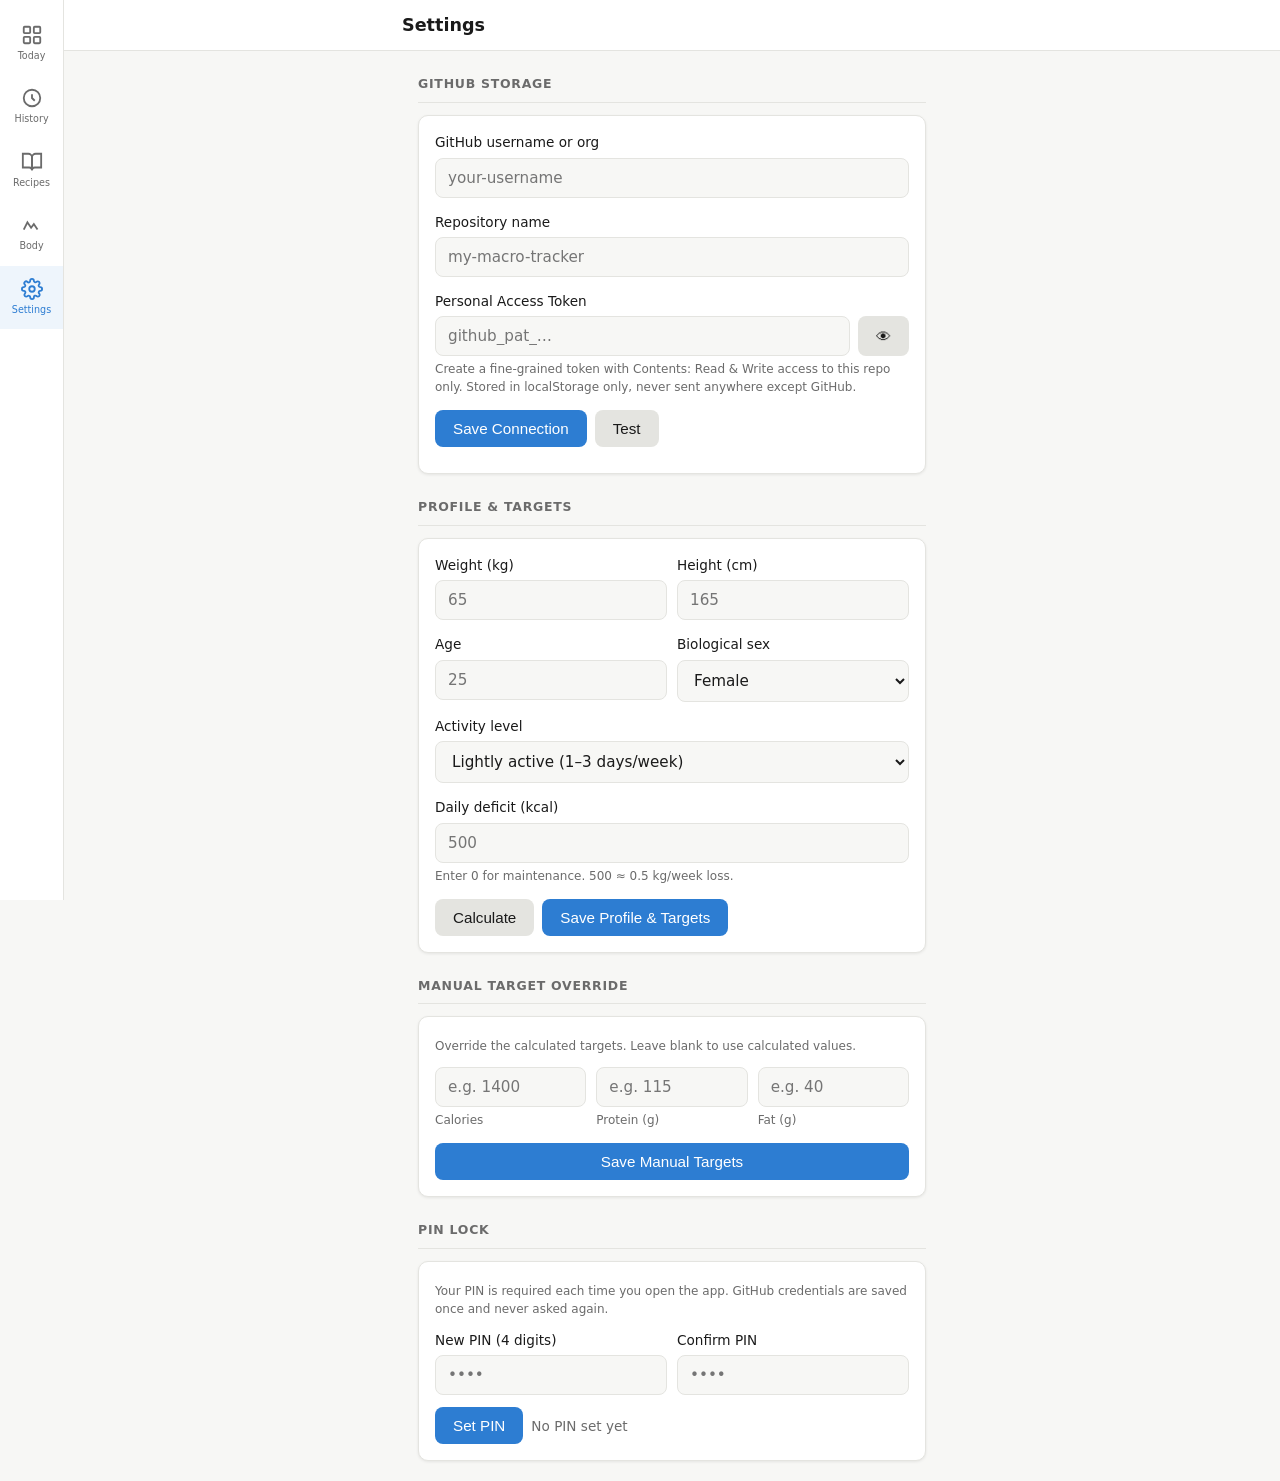
<file: lock.html>
<!DOCTYPE html>
<html lang="en">
<head>
  <meta charset="UTF-8">
  <meta name="viewport" content="width=device-width, initial-scale=1, viewport-fit=cover">
  <title>Macro Tracker</title>
  <link rel="manifest" href="manifest.json">
  <meta name="theme-color" content="#2d7dd2">
  <meta name="apple-mobile-web-app-capable" content="yes">
  <meta name="apple-mobile-web-app-status-bar-style" content="default">
  <style>
    :root {
      --bg: #f7f7f5; --surface: #fff; --text: #1a1a1a; --muted: #6b6b6b;
      --accent: #2d7dd2; --border: #e4e4e0; --over: #dc2626;
    }
    @media (prefers-color-scheme: dark) {
      :root { --bg: #111110; --surface: #1c1c1b; --text: #f0ede8; --muted: #9b9790; --border: #2e2e2b; }
    }
    * { box-sizing: border-box; margin: 0; padding: 0; -webkit-tap-highlight-color: transparent; }
    html, body { height: 100%; background: var(--bg); color: var(--text);
      font-family: -apple-system, BlinkMacSystemFont, 'Segoe UI', system-ui, sans-serif; }

    .screen { min-height: 100dvh; display: flex; flex-direction: column;
      align-items: center; justify-content: center; padding: 24px 24px calc(24px + env(safe-area-inset-bottom)); }

    .app-icon {
      width: 72px; height: 72px; background: var(--accent); border-radius: 18px;
      display: flex; align-items: center; justify-content: center;
      font-size: 2.2rem; font-weight: 700; color: #fff; margin-bottom: 16px;
    }
    h1 { font-size: 1.3rem; font-weight: 600; margin-bottom: 6px; }
    .subtitle { font-size: .88rem; color: var(--muted); margin-bottom: 40px; }

    /* Dots */
    .dots { display: flex; gap: 14px; margin-bottom: 32px; height: 16px; align-items: center; }
    .dot {
      width: 14px; height: 14px; border-radius: 50%;
      border: 2px solid var(--muted); background: transparent;
      transition: background .15s, border-color .15s, transform .1s;
    }
    .dot.filled { background: var(--accent); border-color: var(--accent); }
    .dot.error  { background: var(--over);  border-color: var(--over); transform: scale(1.1); }

    /* Keypad */
    .keypad { display: grid; grid-template-columns: repeat(3, 1fr); gap: 12px; width: 100%; max-width: 300px; }
    .key {
      aspect-ratio: 1; border-radius: 50%; border: none; background: var(--surface);
      font-size: 1.5rem; font-weight: 400; color: var(--text); cursor: pointer;
      display: flex; align-items: center; justify-content: center;
      box-shadow: 0 1px 3px rgba(0,0,0,.1);
      transition: background .1s, transform .1s;
      -webkit-user-select: none; user-select: none;
    }
    .key:active { background: var(--border); transform: scale(.93); }
    .key.del { font-size: 1.1rem; color: var(--muted); }
    .key.empty { background: transparent; box-shadow: none; cursor: default; }

    .error-msg { font-size: .85rem; color: var(--over); margin-top: 20px;
      min-height: 20px; text-align: center; }

    /* First-time setup */
    .setup-card { background: var(--surface); border-radius: 16px; padding: 24px;
      max-width: 340px; width: 100%; text-align: center; }
    .setup-card h2 { font-size: 1.1rem; font-weight: 600; margin-bottom: 8px; }
    .setup-card p { font-size: .88rem; color: var(--muted); margin-bottom: 20px; line-height: 1.5; }
    .setup-step { font-size: .78rem; font-weight: 600; text-transform: uppercase;
      letter-spacing: .05em; color: var(--accent); margin-bottom: 16px; }
  </style>
</head>
<body>

<div class="screen" id="pinScreen">
  <div class="app-icon">M</div>
  <h1>Macro Tracker</h1>
  <p class="subtitle" id="pinSubtitle">Enter your PIN</p>

  <div class="dots" id="dots">
    <div class="dot" id="d0"></div>
    <div class="dot" id="d1"></div>
    <div class="dot" id="d2"></div>
    <div class="dot" id="d3"></div>
  </div>

  <div class="keypad">
    <button class="key" data-n="1">1</button>
    <button class="key" data-n="2">2</button>
    <button class="key" data-n="3">3</button>
    <button class="key" data-n="4">4</button>
    <button class="key" data-n="5">5</button>
    <button class="key" data-n="6">6</button>
    <button class="key" data-n="7">7</button>
    <button class="key" data-n="8">8</button>
    <button class="key" data-n="9">9</button>
    <button class="key empty"></button>
    <button class="key" data-n="0">0</button>
    <button class="key del" id="delKey">⌫</button>
  </div>

  <div class="error-msg" id="errorMsg"></div>
</div>

<script>
const DEST = sessionStorage.getItem('lock_dest') || 'index.html';

let entered = '';
let isConfirming = false;  // for first-time setup confirm step
let firstPin = '';
let mode = 'unlock'; // 'unlock' | 'setup_first' | 'setup_confirm'

function getPin()    { return localStorage.getItem('app_pin'); }
function setPin(p)   { localStorage.setItem('app_pin', p); }
function isGHReady() { return !!(localStorage.getItem('gh_token') && localStorage.getItem('gh_owner') && localStorage.getItem('gh_repo')); }

function init() {
  const pin = getPin();
  if (!pin) {
    // No PIN set yet — go straight to settings if GH not configured either
    if (!isGHReady()) {
      // First ever launch — no PIN, no GH. Send to settings.
      sessionStorage.setItem('lock_unlocked', '1');
      window.location.replace('settings.html');
      return;
    }
    // GH is configured but no PIN yet — set up PIN now
    mode = 'setup_first';
    document.getElementById('pinSubtitle').textContent = 'Create a 4-digit PIN';
  } else {
    mode = 'unlock';
    document.getElementById('pinSubtitle').textContent = 'Enter your PIN';
  }
  renderDots();
}

function renderDots() {
  for (let i = 0; i < 4; i++) {
    const d = document.getElementById('d' + i);
    d.className = 'dot' + (i < entered.length ? ' filled' : '');
  }
}

function flash(type) {
  for (let i = 0; i < 4; i++) document.getElementById('d' + i).className = 'dot ' + type;
  setTimeout(() => { entered = ''; renderDots(); }, 500);
}

function pressKey(n) {
  if (entered.length >= 4) return;
  entered += n;
  renderDots();
  document.getElementById('errorMsg').textContent = '';

  if (entered.length === 4) {
    setTimeout(() => check(), 80);
  }
}

function delKey() {
  entered = entered.slice(0, -1);
  renderDots();
}

function check() {
  if (mode === 'unlock') {
    if (entered === getPin()) {
      sessionStorage.setItem('lock_unlocked', '1');
      window.location.replace(DEST);
    } else {
      flash('error');
      document.getElementById('errorMsg').textContent = 'Wrong PIN — try again';
    }

  } else if (mode === 'setup_first') {
    firstPin = entered;
    entered = '';
    mode = 'setup_confirm';
    document.getElementById('pinSubtitle').textContent = 'Confirm your PIN';
    renderDots();

  } else if (mode === 'setup_confirm') {
    if (entered === firstPin) {
      setPin(entered);
      sessionStorage.setItem('lock_unlocked', '1');
      window.location.replace(DEST);
    } else {
      flash('error');
      firstPin = '';
      mode = 'setup_first';
      document.getElementById('pinSubtitle').textContent = 'PINs didn\'t match — try again';
    }
  }
}

document.querySelectorAll('.key[data-n]').forEach(btn => {
  btn.addEventListener('click', () => pressKey(btn.dataset.n));
});
document.getElementById('delKey').addEventListener('click', delKey);

// Also support physical keyboard
document.addEventListener('keydown', e => {
  if (e.key >= '0' && e.key <= '9') pressKey(e.key);
  if (e.key === 'Backspace') delKey();
});

init();
</script>
</body>
</html>
</file>
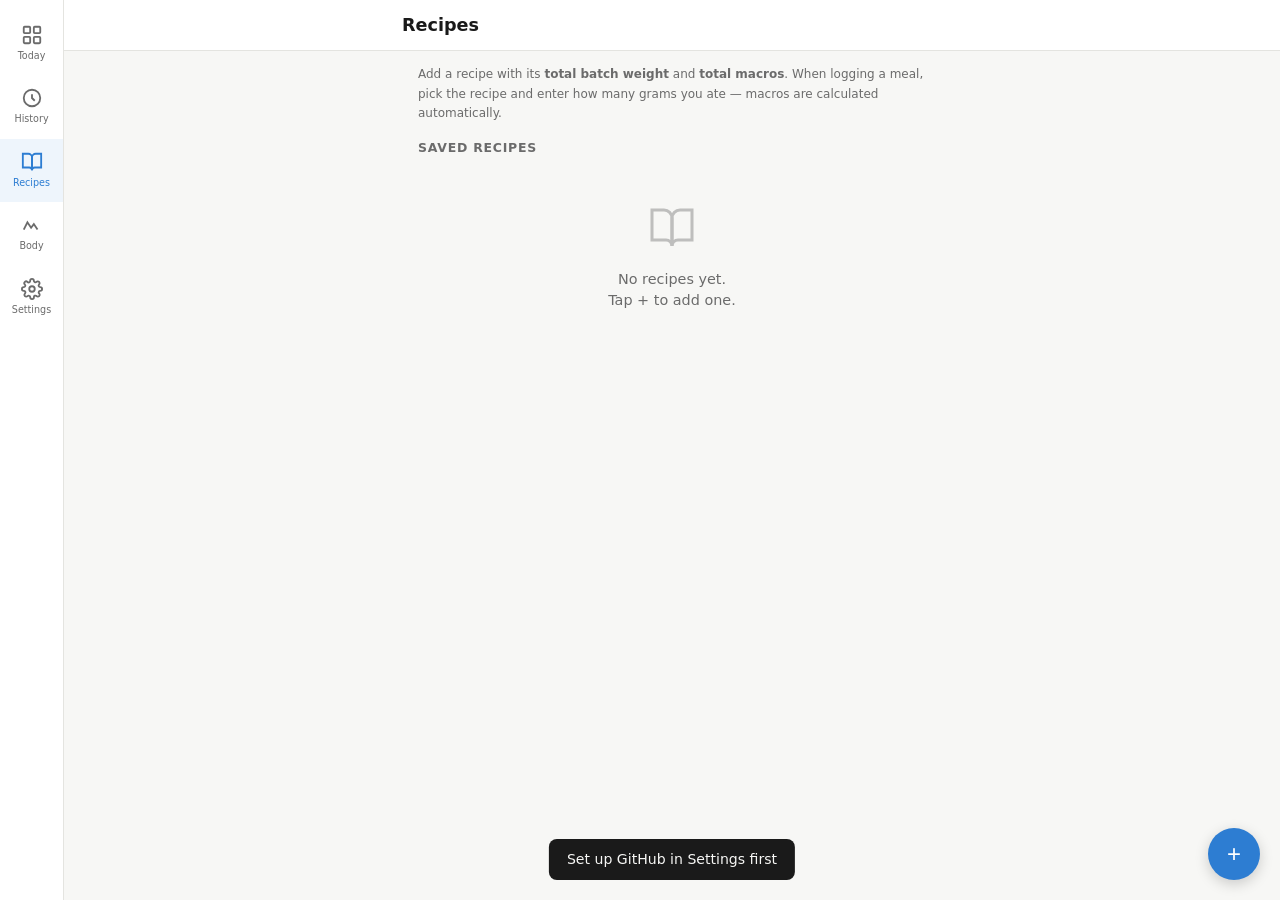
<file: recipes.html>
<!DOCTYPE html>
<html lang="en">
<head>
  <meta charset="UTF-8">
  <meta name="viewport" content="width=device-width, initial-scale=1, viewport-fit=cover">
  <title>Recipes — Macro Tracker</title>
  <link rel="stylesheet" href="css/styles.css">
  <link rel="manifest" href="manifest.json">
  <meta name="theme-color" content="#2d7dd2">
  <meta name="apple-mobile-web-app-capable" content="yes">
  <meta name="apple-mobile-web-app-status-bar-style" content="default">
  <meta name="apple-mobile-web-app-title" content="Macros">
  <link rel="apple-touch-icon" href="icons/icon-192.png">
</head>
<body>

<div class="loading-overlay" id="loadingOverlay">
  <div class="spinner"></div> Loading…
</div>

<header>
  <div class="header-row">
    <h1>Recipes</h1>
  </div>
</header>

<main class="page">
  <p class="hint" style="margin-top:14px; line-height:1.6;">
    Add a recipe with its <strong>total batch weight</strong> and <strong>total macros</strong>.
    When logging a meal, pick the recipe and enter how many grams you ate — macros are calculated automatically.
  </p>

  <div class="section-title" style="margin-top:16px;">Saved Recipes</div>
  <div id="recipeList">
    <div class="empty" id="emptyState">
      <svg viewBox="0 0 24 24" fill="none" stroke="currentColor" stroke-width="1.5">
        <path d="M2 3h6a4 4 0 0 1 4 4v14a3 3 0 0 0-3-3H2z"/>
        <path d="M22 3h-6a4 4 0 0 0-4 4v14a3 3 0 0 1 3-3h7z"/>
      </svg>
      <p>No recipes yet.<br>Tap + to add one.</p>
    </div>
  </div>
</main>

<!-- FAB -->
<button class="fab" id="fabAdd" title="Add recipe">+</button>

<!-- Bottom nav -->
<nav class="bottom-nav">
  <a href="index.html">
    <svg viewBox="0 0 24 24" fill="none" stroke="currentColor" stroke-width="2"><rect x="3" y="3" width="7" height="7" rx="1"/><rect x="14" y="3" width="7" height="7" rx="1"/><rect x="3" y="14" width="7" height="7" rx="1"/><rect x="14" y="14" width="7" height="7" rx="1"/></svg>
    Today
  </a>
  <a href="history.html">
    <svg viewBox="0 0 24 24" fill="none" stroke="currentColor" stroke-width="2"><path d="M12 8v4l3 3"/><circle cx="12" cy="12" r="9"/></svg>
    History
  </a>
  <a href="recipes.html" class="active">
    <svg viewBox="0 0 24 24" fill="none" stroke="currentColor" stroke-width="2"><path d="M2 3h6a4 4 0 0 1 4 4v14a3 3 0 0 0-3-3H2z"/><path d="M22 3h-6a4 4 0 0 0-4 4v14a3 3 0 0 1 3-3h7z"/></svg>
    Recipes
  </a>
  <a href="body.html">
    <svg viewBox="0 0 24 24" fill="none" stroke="currentColor" stroke-width="2"><path d="M3 17l4-8 4 6 3-4 4 6"/></svg>
    Body
  </a>
  <a href="settings.html">
    <svg viewBox="0 0 24 24" fill="none" stroke="currentColor" stroke-width="2"><circle cx="12" cy="12" r="3"/><path d="M19.4 15a1.65 1.65 0 0 0 .33 1.82l.06.06a2 2 0 1 1-2.83 2.83l-.06-.06a1.65 1.65 0 0 0-1.82-.33 1.65 1.65 0 0 0-1 1.51V21a2 2 0 0 1-4 0v-.09A1.65 1.65 0 0 0 9 19.4a1.65 1.65 0 0 0-1.82.33l-.06.06a2 2 0 1 1-2.83-2.83l.06-.06A1.65 1.65 0 0 0 4.68 15a1.65 1.65 0 0 0-1.51-1H3a2 2 0 0 1 0-4h.09A1.65 1.65 0 0 0 4.6 9a1.65 1.65 0 0 0-.33-1.82l-.06-.06a2 2 0 1 1 2.83-2.83l.06.06A1.65 1.65 0 0 0 9 4.68a1.65 1.65 0 0 0 1-1.51V3a2 2 0 0 1 4 0v.09a1.65 1.65 0 0 0 1 1.51 1.65 1.65 0 0 0 1.82-.33l.06-.06a2 2 0 1 1 2.83 2.83l-.06.06A1.65 1.65 0 0 0 19.4 9a1.65 1.65 0 0 0 1.51 1H21a2 2 0 0 1 0 4h-.09a1.65 1.65 0 0 0-1.51 1z"/></svg>
    Settings
  </a>
</nav>

<!-- Add / Edit Recipe Modal -->
<div class="modal-backdrop hidden" id="recipeModal">
  <div class="modal">
    <div class="modal-header">
      <h2 id="modalTitle">Add Recipe</h2>
      <button class="btn-icon" id="modalClose" aria-label="Close">
        <svg width="20" height="20" viewBox="0 0 24 24" fill="none" stroke="currentColor" stroke-width="2"><line x1="18" y1="6" x2="6" y2="18"/><line x1="6" y1="6" x2="18" y2="18"/></svg>
      </button>
    </div>

    <div class="form-group">
      <label for="recipeName">Recipe name</label>
      <input type="text" id="recipeName" placeholder="e.g. Chicken Curry">
    </div>

    <div class="form-group">
      <label for="recipeTotalG">Total batch weight (g)</label>
      <input type="number" id="recipeTotalG" placeholder="e.g. 800" min="1" step="1">
      <div class="hint">Total weight of everything you cooked in one go</div>
    </div>

    <div class="form-group">
      <label>Macros for the whole batch</label>
      <div class="input-row">
        <div>
          <input type="number" id="recipeCal" placeholder="kcal" min="0">
          <div class="hint">Calories</div>
        </div>
        <div>
          <input type="number" id="recipeProt" placeholder="g" min="0" step="0.1">
          <div class="hint">Protein (g)</div>
        </div>
        <div>
          <input type="number" id="recipeFat" placeholder="g" min="0" step="0.1">
          <div class="hint">Fat (g)</div>
        </div>
      </div>
    </div>

    <div id="perHundredHint" class="hint" style="margin-top:8px; padding:10px 12px; background:var(--border); border-radius:8px; display:none; color:var(--text);"></div>

    <div class="form-group">
      <label for="recipeNotes">Notes (optional)</label>
      <textarea id="recipeNotes" placeholder="e.g. serves 4, cooked with 20ml olive oil" rows="2"></textarea>
    </div>

    <div class="modal-actions">
      <button class="btn btn-secondary" id="modalCancel">Cancel</button>
      <button class="btn btn-primary" id="modalSave">Save</button>
    </div>
  </div>
</div>

<div class="toast" id="toast"></div>

<script src="js/auth.js"></script>
<script src="js/github-api.js"></script>
<script>checkAuth();</script>
<script>
let recipesData = { recipes: [] };
let recipesSha  = null;
let editingId   = null;

async function init() {
  if (!GH.isConfigured()) {
    document.getElementById('loadingOverlay').classList.add('hidden');
    showToast('Set up GitHub in Settings first', 4000);
    return;
  }
  try {
    const res = await GH.readJSON('recipes.json');
    if (res) { recipesData = res.data; recipesSha = res.sha; }
    renderRecipes();
  } catch (e) {
    showToast('Error loading: ' + e.message, 5000);
  }
  document.getElementById('loadingOverlay').classList.add('hidden');
}

function renderRecipes() {
  const list = document.getElementById('recipeList');
  const recipes = recipesData.recipes || [];
  document.getElementById('emptyState').style.display = recipes.length ? 'none' : '';
  list.querySelectorAll('.recipe-item').forEach(el => el.remove());

  recipes.forEach(r => {
    const per100 = r.total_g > 0 ? Math.round(r.calories / r.total_g * 100) : '—';
    const prot100 = r.total_g > 0 ? Math.round(r.protein_g / r.total_g * 100 * 10) / 10 : '—';
    const fat100  = r.total_g > 0 ? Math.round(r.fat_g     / r.total_g * 100 * 10) / 10 : '—';
    const div = document.createElement('div');
    div.className = 'recipe-item card';
    div.innerHTML = `
      <div style="display:flex; align-items:flex-start; justify-content:space-between; gap:8px;">
        <div style="flex:1; min-width:0;">
          <div style="font-weight:600; font-size:.95rem;">${escHtml(r.name)}</div>
          <div class="meal-macros" style="margin-top:4px;">
            <span>${r.total_g}g batch</span>
            <span>${r.calories} kcal</span>
            <span>${r.protein_g}g protein</span>
            <span>${r.fat_g}g fat</span>
          </div>
          <div class="hint" style="margin-top:4px;">Per 100g: ${per100} kcal · ${prot100}g protein · ${fat100}g fat</div>
          ${r.notes ? `<div class="hint" style="margin-top:2px;">${escHtml(r.notes)}</div>` : ''}
        </div>
        <div class="meal-actions" style="flex-shrink:0;">
          <button class="btn-icon edit-btn" data-id="${r.id}" aria-label="Edit">
            <svg width="16" height="16" viewBox="0 0 24 24" fill="none" stroke="currentColor" stroke-width="2"><path d="M11 4H4a2 2 0 0 0-2 2v14a2 2 0 0 0 2 2h14a2 2 0 0 0 2-2v-7"/><path d="M18.5 2.5a2.121 2.121 0 0 1 3 3L12 15l-4 1 1-4 9.5-9.5z"/></svg>
          </button>
          <button class="btn-icon del del-btn" data-id="${r.id}" aria-label="Delete">
            <svg width="16" height="16" viewBox="0 0 24 24" fill="none" stroke="currentColor" stroke-width="2"><polyline points="3 6 5 6 21 6"/><path d="M19 6l-1 14a2 2 0 0 1-2 2H8a2 2 0 0 1-2-2L5 6"/><path d="M10 11v6"/><path d="M14 11v6"/><path d="M9 6V4a1 1 0 0 1 1-1h4a1 1 0 0 1 1 1v2"/></svg>
          </button>
        </div>
      </div>`;
    list.appendChild(div);
  });

  list.querySelectorAll('.edit-btn').forEach(btn => btn.addEventListener('click', () => openEdit(btn.dataset.id)));
  list.querySelectorAll('.del-btn').forEach(btn => btn.addEventListener('click', () => deleteRecipe(btn.dataset.id)));
}

function updateHint() {
  const totalG = parseFloat(document.getElementById('recipeTotalG').value);
  const cal    = parseFloat(document.getElementById('recipeCal').value)  || 0;
  const prot   = parseFloat(document.getElementById('recipeProt').value) || 0;
  const fat    = parseFloat(document.getElementById('recipeFat').value)  || 0;
  const hint = document.getElementById('perHundredHint');
  if (totalG > 0 && (cal || prot || fat)) {
    hint.style.display = '';
    hint.textContent = `Per 100g: ${Math.round(cal/totalG*100)} kcal · ${Math.round(prot/totalG*100*10)/10}g protein · ${Math.round(fat/totalG*100*10)/10}g fat`;
  } else {
    hint.style.display = 'none';
  }
}

function openAdd() {
  editingId = null;
  document.getElementById('modalTitle').textContent = 'Add Recipe';
  document.getElementById('recipeName').value  = '';
  document.getElementById('recipeTotalG').value = '';
  document.getElementById('recipeCal').value   = '';
  document.getElementById('recipeProt').value  = '';
  document.getElementById('recipeFat').value   = '';
  document.getElementById('recipeNotes').value = '';
  document.getElementById('perHundredHint').style.display = 'none';
  document.getElementById('recipeModal').classList.remove('hidden');
  document.getElementById('recipeName').focus();
}

function openEdit(id) {
  const r = (recipesData.recipes || []).find(r => r.id === id);
  if (!r) return;
  editingId = id;
  document.getElementById('modalTitle').textContent = 'Edit Recipe';
  document.getElementById('recipeName').value   = r.name;
  document.getElementById('recipeTotalG').value = r.total_g;
  document.getElementById('recipeCal').value    = r.calories;
  document.getElementById('recipeProt').value   = r.protein_g;
  document.getElementById('recipeFat').value    = r.fat_g;
  document.getElementById('recipeNotes').value  = r.notes || '';
  updateHint();
  document.getElementById('recipeModal').classList.remove('hidden');
}

function closeModal() {
  document.getElementById('recipeModal').classList.add('hidden');
  editingId = null;
}

async function saveRecipe() {
  const name   = document.getElementById('recipeName').value.trim();
  const totalG = parseFloat(document.getElementById('recipeTotalG').value);
  const cal    = parseFloat(document.getElementById('recipeCal').value)  || 0;
  const prot   = parseFloat(document.getElementById('recipeProt').value) || 0;
  const fat    = parseFloat(document.getElementById('recipeFat').value)  || 0;
  const notes  = document.getElementById('recipeNotes').value.trim();

  if (!name)             { showToast('Enter a recipe name');              return; }
  if (!totalG || totalG <= 0) { showToast('Enter total batch weight (g)'); return; }

  document.getElementById('modalSave').disabled    = true;
  document.getElementById('modalSave').textContent = 'Saving…';

  try {
    if (!recipesData.recipes) recipesData.recipes = [];
    if (editingId) {
      const idx = recipesData.recipes.findIndex(r => r.id === editingId);
      if (idx !== -1) {
        recipesData.recipes[idx] = { ...recipesData.recipes[idx], name, total_g: totalG, calories: cal, protein_g: prot, fat_g: fat, notes };
      }
    } else {
      recipesData.recipes.push({ id: 'r' + Date.now(), name, total_g: totalG, calories: cal, protein_g: prot, fat_g: fat, notes });
    }

    const res = await GH.writeJSON('recipes.json', recipesData, recipesSha, editingId ? 'edit recipe' : 'add recipe');
    recipesSha = res.content.sha;
    renderRecipes();
    closeModal();
    showToast(editingId ? 'Recipe updated' : 'Recipe saved');
  } catch (e) {
    showToast('Save failed: ' + e.message, 5000);
  }

  document.getElementById('modalSave').disabled    = false;
  document.getElementById('modalSave').textContent = 'Save';
}

async function deleteRecipe(id) {
  if (!confirm('Delete this recipe?')) return;
  recipesData.recipes = (recipesData.recipes || []).filter(r => r.id !== id);
  try {
    const res = await GH.writeJSON('recipes.json', recipesData, recipesSha, 'delete recipe');
    recipesSha = res.content.sha;
    renderRecipes();
    showToast('Recipe deleted');
  } catch (e) {
    showToast('Delete failed: ' + e.message, 4000);
  }
}

document.getElementById('fabAdd').addEventListener('click', openAdd);
document.getElementById('modalClose').addEventListener('click', closeModal);
document.getElementById('modalCancel').addEventListener('click', closeModal);
document.getElementById('modalSave').addEventListener('click', saveRecipe);
document.getElementById('recipeModal').addEventListener('click', e => {
  if (e.target === document.getElementById('recipeModal')) closeModal();
});

['recipeTotalG','recipeCal','recipeProt','recipeFat'].forEach(id => {
  document.getElementById(id).addEventListener('input', updateHint);
});

function escHtml(s) {
  return s.replace(/&/g,'&amp;').replace(/</g,'&lt;').replace(/>/g,'&gt;').replace(/"/g,'&quot;');
}

let toastTimer;
function showToast(msg, dur = 2500) {
  const t = document.getElementById('toast');
  t.textContent = msg; t.classList.add('show');
  clearTimeout(toastTimer);
  toastTimer = setTimeout(() => t.classList.remove('show'), dur);
}

init();
</script>
</body>
</html>
</file>
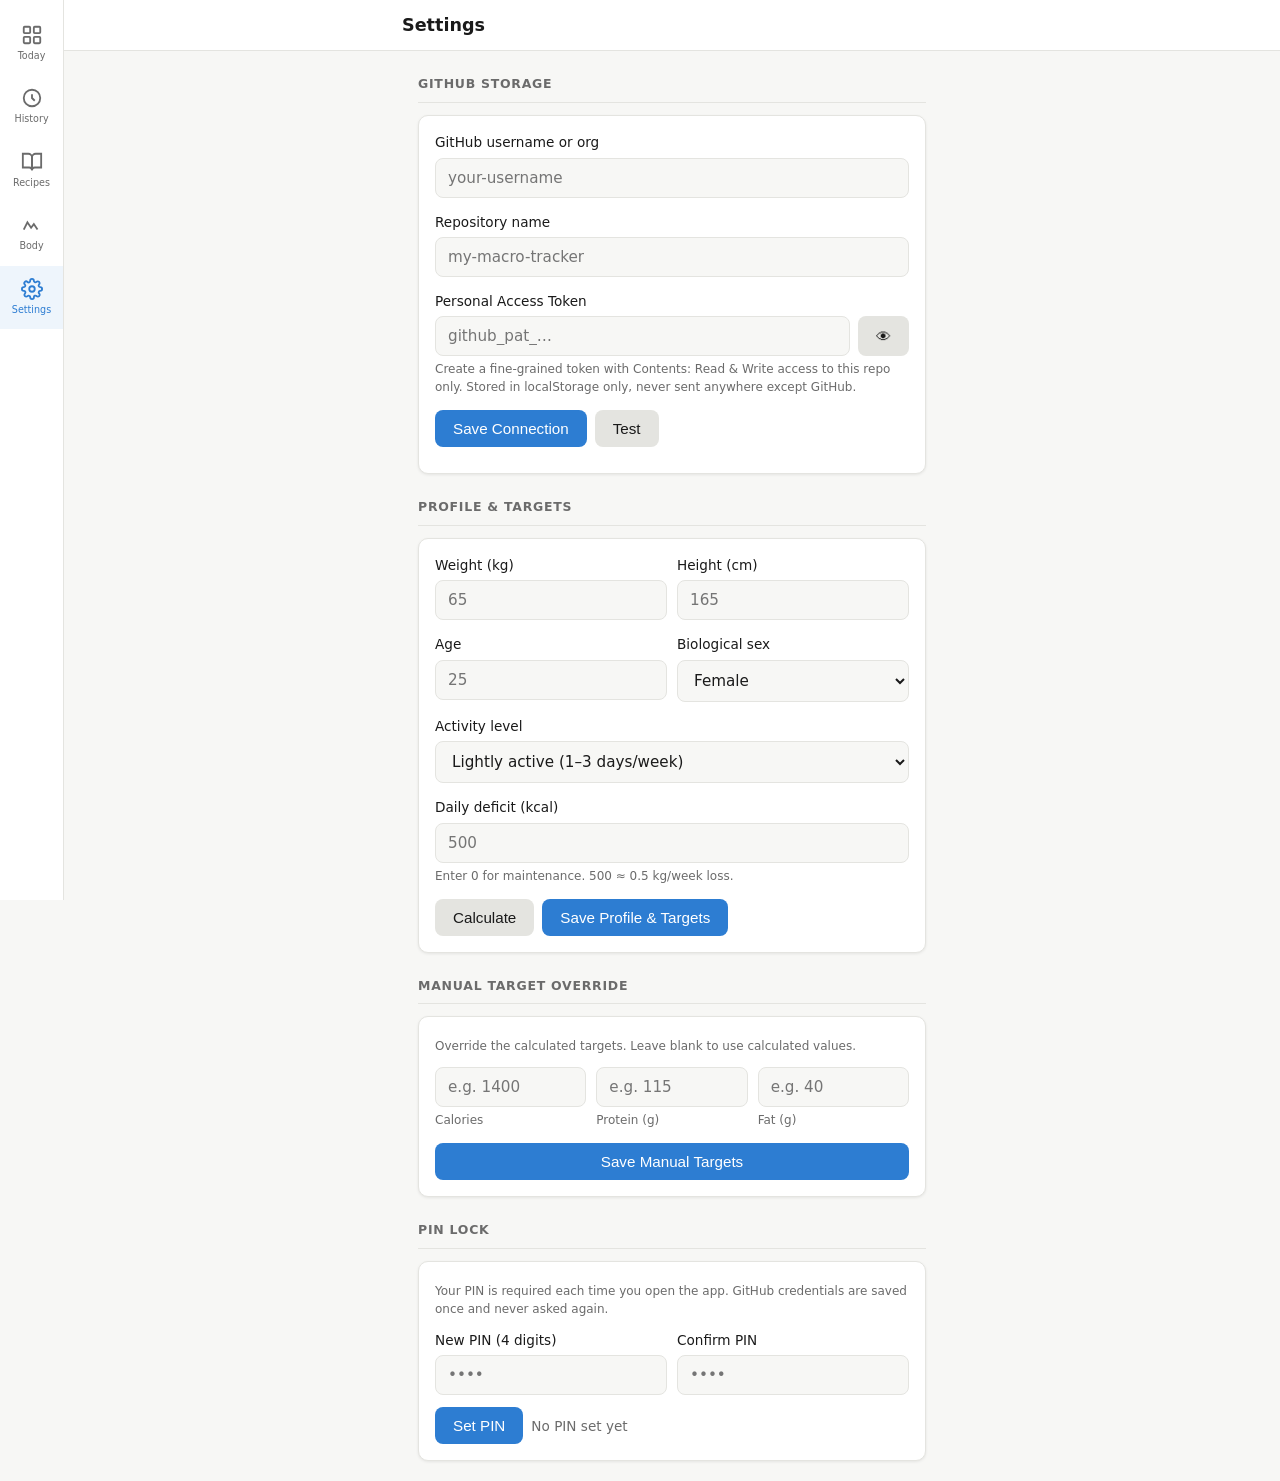
<file: settings.html>
<!DOCTYPE html>
<html lang="en">
<head>
  <meta charset="UTF-8">
  <meta name="viewport" content="width=device-width, initial-scale=1, viewport-fit=cover">
  <title>Settings — Macro Tracker</title>
  <link rel="stylesheet" href="css/styles.css">
  <link rel="manifest" href="manifest.json">
  <meta name="theme-color" content="#2d7dd2">
  <meta name="apple-mobile-web-app-capable" content="yes">
</head>
<body>

<div class="loading-overlay hidden" id="loadingOverlay">
  <div class="spinner"></div> Loading…
</div>

<header>
  <div class="header-row">
    <h1>Settings</h1>
  </div>
</header>

<main class="page">

  <!-- GitHub connection -->
  <div class="setting-section-header">GitHub Storage</div>
  <div class="card">
    <div class="form-group" style="margin-top:0">
      <label for="ghOwner">GitHub username or org</label>
      <input type="text" id="ghOwner" placeholder="your-username" autocomplete="off" spellcheck="false">
    </div>
    <div class="form-group">
      <label for="ghRepo">Repository name</label>
      <input type="text" id="ghRepo" placeholder="my-macro-tracker" autocomplete="off" spellcheck="false">
    </div>
    <div class="form-group">
      <label for="ghToken">Personal Access Token</label>
      <div class="token-row">
        <input type="password" id="ghToken" placeholder="github_pat_…" autocomplete="off" spellcheck="false">
        <button class="btn btn-secondary" id="toggleToken" title="Show/hide token">👁</button>
      </div>
      <div class="hint">Create a fine-grained token with Contents: Read & Write access to this repo only. Stored in localStorage only, never sent anywhere except GitHub.</div>
    </div>
    <div style="margin-top:14px; display:flex; gap:8px;">
      <button class="btn btn-primary" id="saveGH">Save Connection</button>
      <button class="btn btn-secondary" id="testGH">Test</button>
    </div>
    <div id="ghStatus" style="margin-top:10px; font-size:.85rem;"></div>
  </div>

  <!-- Profile -->
  <div class="setting-section-header">Profile & Targets</div>
  <div class="card">
    <div class="input-row-2">
      <div class="form-group" style="margin-top:0">
        <label for="weight">Weight (kg)</label>
        <input type="number" id="weight" placeholder="65" min="30" max="300" step="0.1">
      </div>
      <div class="form-group" style="margin-top:0">
        <label for="height">Height (cm)</label>
        <input type="number" id="height" placeholder="165" min="100" max="250">
      </div>
    </div>
    <div class="input-row-2">
      <div class="form-group">
        <label for="age">Age</label>
        <input type="number" id="age" placeholder="25" min="15" max="100">
      </div>
      <div class="form-group">
        <label for="sex">Biological sex</label>
        <select id="sex">
          <option value="female">Female</option>
          <option value="male">Male</option>
        </select>
      </div>
    </div>
    <div class="form-group">
      <label for="activity">Activity level</label>
      <select id="activity">
        <option value="sedentary">Sedentary (desk job, no exercise)</option>
        <option value="lightly_active" selected>Lightly active (1–3 days/week)</option>
        <option value="moderately_active">Moderately active (3–5 days/week)</option>
        <option value="very_active">Very active (6–7 days/week)</option>
        <option value="extra_active">Extra active (athlete / physical job)</option>
      </select>
    </div>
    <div class="form-group">
      <label for="deficit">Daily deficit (kcal)</label>
      <input type="number" id="deficit" placeholder="500" min="0" max="1500">
      <div class="hint">Enter 0 for maintenance. 500 ≈ 0.5 kg/week loss.</div>
    </div>

    <div id="targetPreview" class="card" style="margin-top:16px; background:var(--bg); display:none;">
      <div style="font-size:.8rem; font-weight:600; color:var(--muted); margin-bottom:8px;">CALCULATED TARGETS</div>
      <div class="macro-grid">
        <div class="macro-cell">
          <div class="macro-label">Calories</div>
          <div class="macro-value" id="prevCal" style="color:var(--text)">—</div>
        </div>
        <div class="macro-cell">
          <div class="macro-label">Protein</div>
          <div class="macro-value" id="prevProt" style="color:var(--text)">—</div>
        </div>
        <div class="macro-cell">
          <div class="macro-label">Fat</div>
          <div class="macro-value" id="prevFat" style="color:var(--text)">—</div>
        </div>
      </div>
      <div style="font-size:.75rem; color:var(--muted); margin-top:8px;" id="prevTDEE"></div>
    </div>

    <div style="display:flex; gap:8px; margin-top:14px;">
      <button class="btn btn-secondary" id="calcBtn">Calculate</button>
      <button class="btn btn-primary" id="saveProfile">Save Profile & Targets</button>
    </div>
  </div>

  <!-- Manual target override -->
  <div class="setting-section-header">Manual Target Override</div>
  <div class="card">
    <div class="hint" style="margin-bottom:12px;">Override the calculated targets. Leave blank to use calculated values.</div>
    <div class="input-row">
      <div>
        <input type="number" id="manCal" placeholder="e.g. 1400" min="800" max="5000">
        <div class="hint">Calories</div>
      </div>
      <div>
        <input type="number" id="manProt" placeholder="e.g. 115" min="0" max="500" step="0.1">
        <div class="hint">Protein (g)</div>
      </div>
      <div>
        <input type="number" id="manFat" placeholder="e.g. 40" min="0" max="300" step="0.1">
        <div class="hint">Fat (g)</div>
      </div>
    </div>
    <div style="margin-top:14px;">
      <button class="btn btn-primary btn-full" id="saveManual">Save Manual Targets</button>
    </div>
  </div>

  <!-- PIN -->
  <div class="setting-section-header">PIN Lock</div>
  <div class="card">
    <div class="hint" style="margin-bottom:12px;">Your PIN is required each time you open the app. GitHub credentials are saved once and never asked again.</div>
    <div class="input-row-2">
      <div class="form-group" style="margin-top:0">
        <label for="newPin">New PIN (4 digits)</label>
        <input type="password" id="newPin" inputmode="numeric" pattern="[0-9]*" maxlength="4" placeholder="••••">
      </div>
      <div class="form-group" style="margin-top:0">
        <label for="confirmPin">Confirm PIN</label>
        <input type="password" id="confirmPin" inputmode="numeric" pattern="[0-9]*" maxlength="4" placeholder="••••">
      </div>
    </div>
    <div style="display:flex; gap:8px; margin-top:12px; align-items:center;">
      <button class="btn btn-primary" id="savePin">Set PIN</button>
      <span id="pinStatus" style="font-size:.85rem; color:var(--muted);"></span>
    </div>
  </div>

  <div style="height: 20px;"></div>

</main>

<nav class="bottom-nav">
  <a href="index.html">
    <svg viewBox="0 0 24 24" fill="none" stroke="currentColor" stroke-width="2"><rect x="3" y="3" width="7" height="7" rx="1"/><rect x="14" y="3" width="7" height="7" rx="1"/><rect x="3" y="14" width="7" height="7" rx="1"/><rect x="14" y="14" width="7" height="7" rx="1"/></svg>
    Today
  </a>
  <a href="history.html">
    <svg viewBox="0 0 24 24" fill="none" stroke="currentColor" stroke-width="2"><path d="M12 8v4l3 3"/><circle cx="12" cy="12" r="9"/></svg>
    History
  </a>
  <a href="recipes.html">
    <svg viewBox="0 0 24 24" fill="none" stroke="currentColor" stroke-width="2"><path d="M2 3h6a4 4 0 0 1 4 4v14a3 3 0 0 0-3-3H2z"/><path d="M22 3h-6a4 4 0 0 0-4 4v14a3 3 0 0 1 3-3h7z"/></svg>
    Recipes
  </a>
  <a href="body.html">
    <svg viewBox="0 0 24 24" fill="none" stroke="currentColor" stroke-width="2"><path d="M3 17l4-8 4 6 3-4 4 6"/></svg>
    Body
  </a>
  <a href="settings.html" class="active">
    <svg viewBox="0 0 24 24" fill="none" stroke="currentColor" stroke-width="2"><circle cx="12" cy="12" r="3"/><path d="M19.4 15a1.65 1.65 0 0 0 .33 1.82l.06.06a2 2 0 1 1-2.83 2.83l-.06-.06a1.65 1.65 0 0 0-1.82-.33 1.65 1.65 0 0 0-1 1.51V21a2 2 0 0 1-4 0v-.09A1.65 1.65 0 0 0 9 19.4a1.65 1.65 0 0 0-1.82.33l-.06.06a2 2 0 1 1-2.83-2.83l.06-.06A1.65 1.65 0 0 0 4.68 15a1.65 1.65 0 0 0-1.51-1H3a2 2 0 0 1 0-4h.09A1.65 1.65 0 0 0 4.6 9a1.65 1.65 0 0 0-.33-1.82l-.06-.06a2 2 0 1 1 2.83-2.83l.06.06A1.65 1.65 0 0 0 9 4.68a1.65 1.65 0 0 0 1-1.51V3a2 2 0 0 1 4 0v.09a1.65 1.65 0 0 0 1 1.51 1.65 1.65 0 0 0 1.82-.33l.06-.06a2 2 0 1 1 2.83 2.83l-.06.06A1.65 1.65 0 0 0 19.4 9a1.65 1.65 0 0 0 1.51 1H21a2 2 0 0 1 0 4h-.09a1.65 1.65 0 0 0-1.51 1z"/></svg>
    Settings
  </a>
</nav>

<div class="toast" id="toast"></div>

<script src="js/auth.js"></script>
<script>checkAuth();</script>
<script src="js/github-api.js"></script>
<script src="js/targets.js"></script>
<script>
// ── Load saved values ──
function loadSaved() {
  document.getElementById('ghOwner').value = localStorage.getItem('gh_owner') || '';
  document.getElementById('ghRepo').value  = localStorage.getItem('gh_repo')  || '';
  document.getElementById('ghToken').value = localStorage.getItem('gh_token') || '';
}

async function loadProfile() {
  if (!GH.isConfigured()) return;
  try {
    const res = await GH.readJSON('profile.json');
    if (!res) return;
    const p = res.data;
    document.getElementById('weight').value   = p.weight_kg   || '';
    document.getElementById('height').value   = p.height_cm   || '';
    document.getElementById('age').value      = p.age         || '';
    document.getElementById('sex').value      = p.sex         || 'female';
    document.getElementById('activity').value = p.activity_level || 'lightly_active';
    document.getElementById('deficit').value  = p.deficit_kcal ?? '';

    if (p.targets) {
      document.getElementById('manCal').value  = p.targets.calories  || '';
      document.getElementById('manProt').value = p.targets.protein_g || '';
      document.getElementById('manFat').value  = p.targets.fat_g     || '';
    }
  } catch {}
}

// ── GitHub ──
document.getElementById('toggleToken').addEventListener('click', () => {
  const inp = document.getElementById('ghToken');
  inp.type = inp.type === 'password' ? 'text' : 'password';
});

document.getElementById('saveGH').addEventListener('click', () => {
  const owner = document.getElementById('ghOwner').value.trim();
  const repo  = document.getElementById('ghRepo').value.trim();
  const token = document.getElementById('ghToken').value.trim();
  if (!owner || !repo || !token) { showToast('Fill in all GitHub fields'); return; }
  localStorage.setItem('gh_owner', owner);
  localStorage.setItem('gh_repo', repo);
  localStorage.setItem('gh_token', token);
  showToast('GitHub settings saved');
});

document.getElementById('testGH').addEventListener('click', async () => {
  const st = document.getElementById('ghStatus');
  st.textContent = 'Testing…';
  try {
    const res = await GH.readJSON('targets.json');
    st.style.color = 'var(--ok)';
    st.textContent = res ? '✓ Connected — targets.json found' : '✓ Connected — repo accessible (targets.json not yet created)';
  } catch (e) {
    st.style.color = 'var(--over)';
    st.textContent = '✗ ' + e.message;
  }
});

// ── Profile / targets ──
function buildProfile() {
  return {
    weight_kg:      parseFloat(document.getElementById('weight').value)   || null,
    height_cm:      parseFloat(document.getElementById('height').value)   || null,
    age:            parseInt(document.getElementById('age').value)         || null,
    sex:            document.getElementById('sex').value,
    activity_level: document.getElementById('activity').value,
    deficit_kcal:   parseFloat(document.getElementById('deficit').value)  || 0,
  };
}

document.getElementById('calcBtn').addEventListener('click', () => {
  const p = buildProfile();
  if (!p.weight_kg || !p.height_cm || !p.age) { showToast('Enter weight, height and age first'); return; }
  const t = calcTargets(p);
  document.getElementById('prevCal').textContent  = t.calories + ' kcal';
  document.getElementById('prevProt').textContent = t.protein_g + 'g';
  document.getElementById('prevFat').textContent  = t.fat_g + 'g';
  document.getElementById('prevTDEE').textContent = `BMR ${t.bmr} kcal · TDEE ${t.tdee} kcal`;
  document.getElementById('targetPreview').style.display = '';
});

document.getElementById('saveProfile').addEventListener('click', async () => {
  const p = buildProfile();
  if (!p.weight_kg || !p.height_cm || !p.age) { showToast('Enter weight, height and age'); return; }
  if (!GH.isConfigured()) { showToast('Set up GitHub first'); return; }

  const btn = document.getElementById('saveProfile');
  btn.disabled = true; btn.textContent = 'Saving…';

  try {
    const t = calcTargets(p);
    p.targets = { calories: t.calories, protein_g: t.protein_g, fat_g: t.fat_g };

    await GH.upsertJSON('profile.json', p, 'update profile');
    await GH.upsertJSON('targets.json', p.targets, 'update targets');
    showToast('Profile & targets saved');
    document.getElementById('calcBtn').click();
  } catch (e) {
    showToast('Save failed: ' + e.message, 5000);
  }
  btn.disabled = false; btn.textContent = 'Save Profile & Targets';
});

document.getElementById('saveManual').addEventListener('click', async () => {
  const cal  = parseFloat(document.getElementById('manCal').value);
  const prot = parseFloat(document.getElementById('manProt').value);
  const fat  = parseFloat(document.getElementById('manFat').value);
  if (!cal) { showToast('Enter at least a calorie target'); return; }
  if (!GH.isConfigured()) { showToast('Set up GitHub first'); return; }

  const btn = document.getElementById('saveManual');
  btn.disabled = true; btn.textContent = 'Saving…';

  try {
    const targets = { calories: cal, protein_g: prot || 0, fat_g: fat || 0 };
    await GH.upsertJSON('targets.json', targets, 'update manual targets');

    // Also update profile.json targets if profile exists
    const profileRes = await GH.readJSON('profile.json');
    if (profileRes) {
      const p = profileRes.data;
      p.targets = targets;
      await GH.writeJSON('profile.json', p, profileRes.sha, 'update profile targets');
    }
    showToast('Manual targets saved');
  } catch (e) {
    showToast('Save failed: ' + e.message, 5000);
  }
  btn.disabled = false; btn.textContent = 'Save Manual Targets';
});

let toastTimer;
function showToast(msg, dur = 2500) {
  const t = document.getElementById('toast');
  t.textContent = msg;
  t.classList.add('show');
  clearTimeout(toastTimer);
  toastTimer = setTimeout(() => t.classList.remove('show'), dur);
}

// ── PIN ──
function showPinStatus() {
  const pin = localStorage.getItem('app_pin');
  document.getElementById('pinStatus').textContent = pin ? '✓ PIN is set' : 'No PIN set yet';
}

document.getElementById('savePin').addEventListener('click', () => {
  const p1 = document.getElementById('newPin').value;
  const p2 = document.getElementById('confirmPin').value;
  if (!/^\d{4}$/.test(p1)) { showToast('PIN must be exactly 4 digits'); return; }
  if (p1 !== p2) { showToast('PINs don\'t match'); return; }
  localStorage.setItem('app_pin', p1);
  document.getElementById('newPin').value = '';
  document.getElementById('confirmPin').value = '';
  showPinStatus();
  showToast('PIN saved');
});

showPinStatus();
loadSaved();
loadProfile();
</script>
</body>
</html>
</file>
<file: css/styles.css>
/* ── Design tokens ── */
:root {
  --bg:       #f7f7f5;
  --surface:  #ffffff;
  --border:   #e4e4e0;
  --text:     #1a1a1a;
  --muted:    #6b6b6b;
  --accent:   #2d7dd2;
  --accent-hover: #2267b8;
  --ok:       #2d9e5f;
  --near:     #d97706;
  --over:     #dc2626;
  --bar-bg:   #e4e4e0;
  --bar-ok:   #2d9e5f;
  --bar-near: #d97706;
  --bar-over: #dc2626;
  --radius:   10px;
  --shadow:   0 1px 3px rgba(0,0,0,.08);
}

@media (prefers-color-scheme: dark) {
  :root:not([data-theme="light"]) {
    --bg:       #111110;
    --surface:  #1c1c1b;
    --border:   #2e2e2b;
    --text:     #f0ede8;
    --muted:    #9b9790;
    --accent:   #4a9ede;
    --accent-hover: #6ab3e8;
    --ok:       #34c471;
    --near:     #f59e0b;
    --over:     #f87171;
    --bar-bg:   #2e2e2b;
    --bar-ok:   #2d9e5f;
    --bar-near: #d97706;
    --bar-over: #dc2626;
  }
}

:root[data-theme="dark"] {
  --bg:       #111110;
  --surface:  #1c1c1b;
  --border:   #2e2e2b;
  --text:     #f0ede8;
  --muted:    #9b9790;
  --accent:   #4a9ede;
  --accent-hover: #6ab3e8;
  --ok:       #34c471;
  --near:     #f59e0b;
  --over:     #f87171;
  --bar-bg:   #2e2e2b;
  --bar-ok:   #2d9e5f;
  --bar-near: #d97706;
  --bar-over: #dc2626;
}

/* ── Reset & base ── */
*, *::before, *::after { box-sizing: border-box; margin: 0; padding: 0; }

html { font-size: 16px; -webkit-text-size-adjust: 100%; }

body {
  font-family: -apple-system, BlinkMacSystemFont, 'Segoe UI', system-ui, sans-serif;
  background: var(--bg);
  color: var(--text);
  line-height: 1.5;
  min-height: 100dvh;
  padding-left: 64px;
}

/* ── Layout ── */
.page { max-width: 540px; margin: 0 auto; padding: 0 16px; }

header {
  position: sticky;
  top: 0;
  background: var(--surface);
  border-bottom: 1px solid var(--border);
  z-index: 10;
  padding: 12px 16px;
}
.header-row { max-width: 540px; margin: 0 auto; display: flex; align-items: center; justify-content: space-between; gap: 8px; }
header h1 { font-size: 1.1rem; font-weight: 600; }
.date-nav { display: flex; align-items: center; gap: 6px; }
.date-nav button { background: none; border: none; color: var(--accent); cursor: pointer; font-size: 1.1rem; padding: 4px 8px; border-radius: 6px; }
.date-nav button:hover { background: var(--border); }
.date-label { font-size: .85rem; color: var(--muted); white-space: nowrap; }

/* ── Side nav ── */
.bottom-nav {
  position: fixed;
  left: 0; top: 0; bottom: 0;
  width: 64px;
  background: var(--surface);
  border-right: 1px solid var(--border);
  display: flex;
  flex-direction: column;
  align-items: stretch;
  justify-content: flex-start;
  padding-top: calc(12px + env(safe-area-inset-top));
  padding-bottom: env(safe-area-inset-bottom);
  z-index: 10;
}
.bottom-nav a {
  display: flex; flex-direction: column; align-items: center;
  gap: 3px; padding: 12px 0; width: 100%;
  color: var(--muted); text-decoration: none; font-size: .6rem;
  transition: color .15s, background .15s;
}
.bottom-nav a.active, .bottom-nav a:hover { color: var(--accent); background: color-mix(in srgb, var(--accent) 8%, transparent); }
.bottom-nav a svg { width: 22px; height: 22px; }

/* ── Cards / surfaces ── */
.card {
  background: var(--surface);
  border: 1px solid var(--border);
  border-radius: var(--radius);
  padding: 16px;
  margin-top: 12px;
  box-shadow: var(--shadow);
}

/* ── Macro summary ── */
.macro-grid {
  display: grid;
  grid-template-columns: 1fr 1fr 1fr;
  gap: 10px;
  margin-top: 12px;
}
.macro-cell { text-align: center; }
.macro-label { font-size: .7rem; color: var(--muted); text-transform: uppercase; letter-spacing: .04em; }
.macro-value { font-size: 1.3rem; font-weight: 700; line-height: 1.1; }
.macro-remain { font-size: .75rem; color: var(--muted); }
.macro-value.ok   { color: var(--ok); }
.macro-value.near { color: var(--near); }
.macro-value.over { color: var(--over); }

/* ── Progress bars ── */
.bar-wrap { height: 6px; background: var(--bar-bg); border-radius: 3px; margin-top: 6px; overflow: hidden; }
.bar-fill { height: 100%; border-radius: 3px; transition: width .3s ease; }
.bar-fill.ok   { background: var(--bar-ok); }
.bar-fill.near { background: var(--bar-near); }
.bar-fill.over { background: var(--bar-over); }

/* ── Calorie ring / big number ── */
.cal-row { display: flex; align-items: baseline; gap: 6px; }
.cal-big { font-size: 2.2rem; font-weight: 800; line-height: 1; }
.cal-target { font-size: .9rem; color: var(--muted); }
.cal-remain { font-size: .85rem; font-weight: 600; }
.cal-remain.ok   { color: var(--ok); }
.cal-remain.near { color: var(--near); }
.cal-remain.over { color: var(--over); }

/* ── Meal list ── */
.meal-list { margin-top: 12px; display: flex; flex-direction: column; gap: 8px; }
.meal-item {
  background: var(--surface);
  border: 1px solid var(--border);
  border-radius: var(--radius);
  padding: 12px 14px;
  display: flex; align-items: flex-start; gap: 10px;
}
.meal-info { flex: 1; min-width: 0; }
.meal-time { font-size: .7rem; text-transform: uppercase; letter-spacing: .05em; color: var(--muted); }
.meal-desc { font-size: .9rem; margin-top: 2px; }
.meal-macros { font-size: .78rem; color: var(--muted); margin-top: 4px; }
.meal-macros span { margin-right: 8px; }
.meal-actions { display: flex; gap: 4px; flex-shrink: 0; }
.btn-icon {
  background: none; border: none; cursor: pointer; padding: 6px;
  color: var(--muted); border-radius: 6px; transition: background .15s, color .15s;
  display: flex; align-items: center;
}
.btn-icon:hover { background: var(--border); color: var(--text); }
.btn-icon.del:hover { color: var(--over); }

/* ── Buttons ── */
.btn {
  display: inline-flex; align-items: center; justify-content: center; gap: 6px;
  padding: 10px 18px; border-radius: 8px; border: none; cursor: pointer;
  font-size: .95rem; font-weight: 500; transition: background .15s, opacity .15s;
}
.btn-primary { background: var(--accent); color: #fff; }
.btn-primary:hover { background: var(--accent-hover); }
.btn-secondary { background: var(--border); color: var(--text); }
.btn-secondary:hover { opacity: .8; }
.btn-danger { background: var(--over); color: #fff; }
.btn-danger:hover { opacity: .85; }
.btn:disabled { opacity: .45; cursor: not-allowed; }
.btn-full { width: 100%; }

/* ── FAB ── */
.fab {
  position: fixed; bottom: calc(20px + env(safe-area-inset-bottom)); right: 20px;
  width: 52px; height: 52px; border-radius: 50%;
  background: var(--accent); color: #fff; border: none; cursor: pointer;
  font-size: 1.5rem; display: flex; align-items: center; justify-content: center;
  box-shadow: 0 4px 14px rgba(0,0,0,.18); transition: background .15s, transform .15s;
  z-index: 9;
}
.fab:hover { background: var(--accent-hover); transform: scale(1.05); }

/* ── Forms ── */
.form-group { margin-top: 14px; }
.form-group label { display: block; font-size: .85rem; font-weight: 500; margin-bottom: 5px; }
input, select, textarea {
  width: 100%; padding: 10px 12px; border: 1px solid var(--border);
  border-radius: 8px; background: var(--bg); color: var(--text);
  font-size: .95rem; font-family: inherit;
  transition: border-color .15s;
}
input:focus, select:focus, textarea:focus {
  outline: none; border-color: var(--accent);
  box-shadow: 0 0 0 3px color-mix(in srgb, var(--accent) 20%, transparent);
}
textarea { resize: vertical; min-height: 60px; }
.input-row { display: grid; grid-template-columns: 1fr 1fr 1fr; gap: 10px; }
.input-row-2 { display: grid; grid-template-columns: 1fr 1fr; gap: 10px; }
.hint { font-size: .75rem; color: var(--muted); margin-top: 4px; }

/* ── Modal ── */
.modal-backdrop {
  position: fixed; inset: 0; background: rgba(0,0,0,.45);
  display: flex; align-items: flex-end; justify-content: center;
  z-index: 100; padding: 0 0 env(safe-area-inset-bottom);
}
.modal-backdrop.hidden { display: none; }
.modal {
  background: var(--surface); border-radius: 20px 20px 0 0;
  width: 100%; max-width: 540px; padding: 24px 20px 20px;
  /* Extra bottom padding clears the Netlify free-tier badge (~50px) */
  padding-bottom: calc(70px + env(safe-area-inset-bottom));
  max-height: 90dvh; overflow-y: auto;
}
.modal-header { display: flex; align-items: center; justify-content: space-between; margin-bottom: 16px; }
.modal-header h2 { font-size: 1.1rem; font-weight: 600; }
.modal-actions { display: flex; gap: 8px; margin-top: 20px; }
.modal-actions .btn { flex: 1; }

/* ── Toast ── */
.toast {
  position: fixed; bottom: calc(20px + env(safe-area-inset-bottom)); left: calc(50% + 32px);
  transform: translateX(-50%) translateY(0);
  background: var(--text); color: var(--bg);
  padding: 10px 18px; border-radius: 8px; font-size: .88rem;
  opacity: 0; transition: opacity .2s; pointer-events: none; white-space: nowrap;
  z-index: 200;
}
.toast.show { opacity: 1; }

/* ── Section headers ── */
.section-title {
  font-size: .78rem; font-weight: 600; text-transform: uppercase;
  letter-spacing: .06em; color: var(--muted); margin: 20px 0 6px;
}

/* ── Empty state ── */
.empty { text-align: center; padding: 40px 20px; color: var(--muted); }
.empty svg { width: 48px; height: 48px; margin-bottom: 10px; opacity: .4; }
.empty p { font-size: .9rem; }

/* ── History list ── */
.history-day {
  background: var(--surface); border: 1px solid var(--border);
  border-radius: var(--radius); padding: 14px; margin-top: 10px;
  cursor: pointer; transition: border-color .15s;
}
.history-day:hover { border-color: var(--accent); }
.history-day-header { display: flex; justify-content: space-between; align-items: center; }
.history-date { font-weight: 600; }
.history-cal { font-size: .9rem; color: var(--muted); }
.history-macros { font-size: .78rem; color: var(--muted); margin-top: 4px; }

/* ── Settings ── */
.setting-section-header {
  font-size: .78rem; font-weight: 700; text-transform: uppercase;
  letter-spacing: .06em; color: var(--muted);
  border-bottom: 1px solid var(--border);
  padding-bottom: 8px; margin-top: 24px; margin-bottom: 2px;
}
.token-row { display: flex; gap: 8px; }
.token-row input { flex: 1; }

/* ── Spinner ── */
.spinner {
  display: inline-block; width: 18px; height: 18px;
  border: 2px solid var(--border); border-top-color: var(--accent);
  border-radius: 50%; animation: spin .6s linear infinite;
}
@keyframes spin { to { transform: rotate(360deg); } }

/* ── Loading overlay ── */
.loading-overlay {
  position: fixed; inset: 0; background: var(--bg);
  display: flex; align-items: center; justify-content: center;
  z-index: 999; gap: 10px; font-size: .95rem; color: var(--muted);
}
.loading-overlay.hidden { display: none; }

/* ── Measurement card ── */
.meas-row { display: flex; justify-content: space-between; align-items: baseline; padding: 8px 0; border-bottom: 1px solid var(--border); }
.meas-row:last-child { border-bottom: none; }
.meas-label { font-size: .85rem; color: var(--muted); }
.meas-value { font-weight: 600; }

/* ── Source toggle (manual / from recipe) ── */
.source-toggle {
  display: flex; border: 1px solid var(--border); border-radius: 8px; overflow: hidden;
}
.source-toggle button {
  flex: 1; padding: 8px; background: none; border: none; cursor: pointer;
  font-size: .82rem; color: var(--muted); transition: background .15s, color .15s;
  font-family: inherit;
}
.source-toggle button.active { background: var(--accent); color: #fff; }

/* ── Recipe card ── */
.recipe-item { margin-top: 10px; }
</file>
